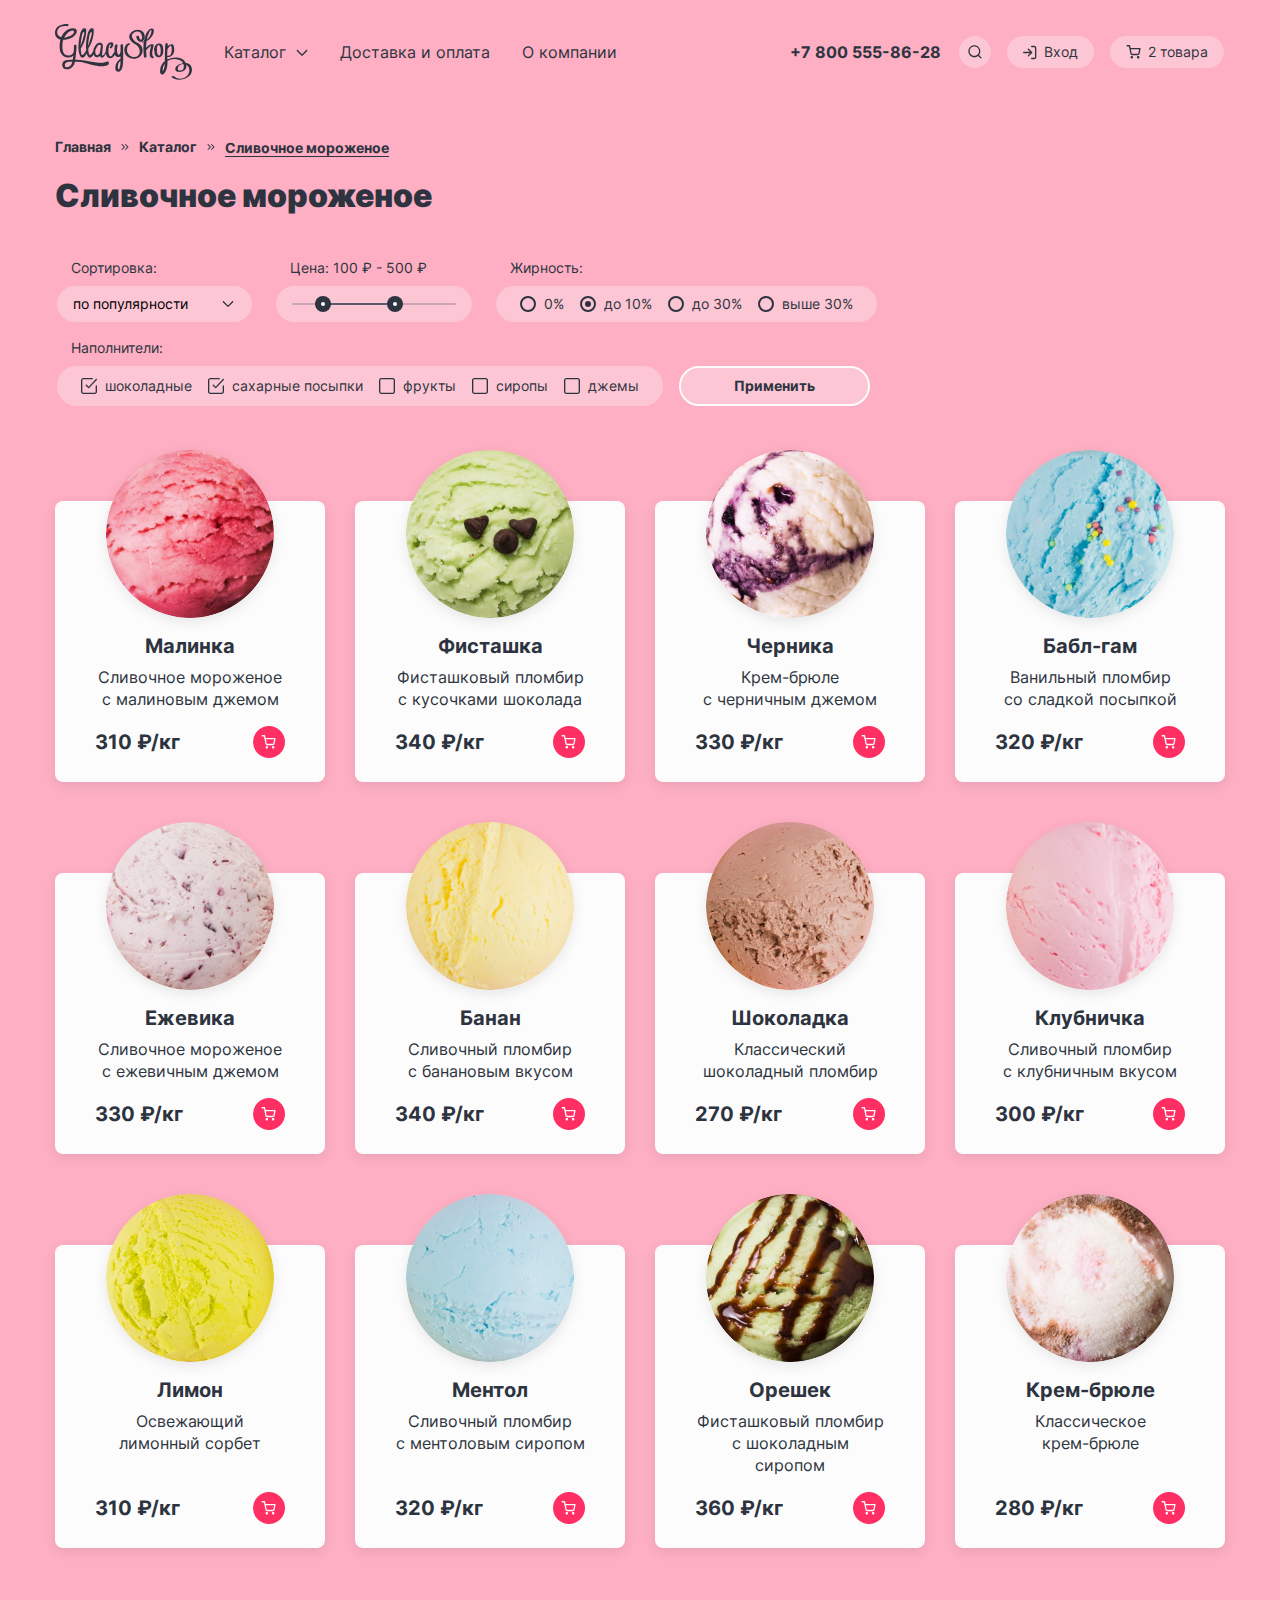
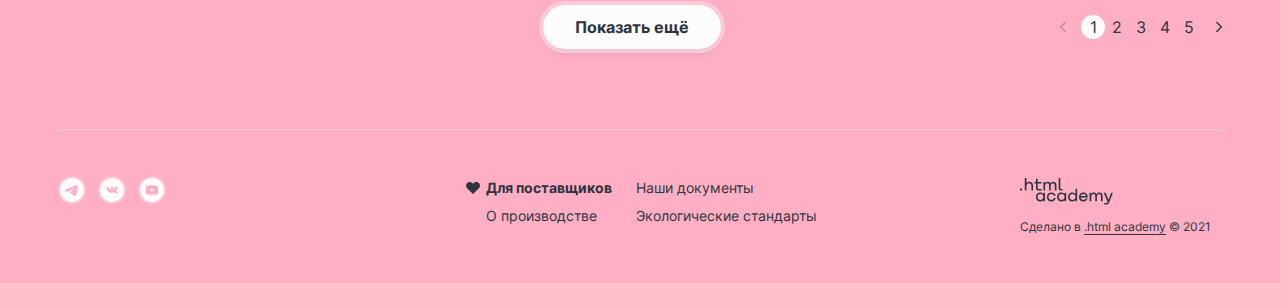
<file: catalog.html>
<!DOCTYPE html>
<html lang="ru">
  <head>
      <meta charset="utf-8">
      <meta name="viewport" content="width=device-width, initial-scale=1">
      <link rel="stylesheet" href="styles/styles.css">
      <link rel="icon" type="image/png" sizes="32x32" href="images/favicon.png">
      <title>GllacyShop - Сливочное мороженое</title>
  </head>
  <body class="bg-color__pink"> <!-- классы смены фона "bg-color__pink" (первый слайд), "bg-color__blue" (второй слайд), "bg-color__yellow" (третий слайд) -->
    <header class="header header-inner">
      <div class="container">
        <div class="header__wrapper">
          <a class="logo" href="index.html">
            <img class="logo__img" src="images/logo.svg" width="137" height="56" alt="GllacyShop - Интернет магазин мороженого.">
          </a>
          <nav class="main-menu">
            <ul class="main-menu__list clear-list">
              <li class="main-menu__item">
                <a class="main-menu__link" href="#"> <!-- main-menu__link_active - активное меню -->
                  Каталог
                  <svg class="main-menu__icon" width="12" height="7" viewBox="0 0 12 7" aria-hidden="true" focusable="false" fill="currentColor" xmlns="http://www.w3.org/2000/svg">
                    <path fill-rule="evenodd" clip-rule="evenodd" d="M1.80812 1.0532C1.54777 0.792853 1.12566 0.792853 0.865306 1.0532C0.604957 1.31355 0.604957 1.73566 0.865306 1.99601L5.52565 6.65636C5.52771 6.65847 5.52979 6.66058 5.53189 6.66268C5.66259 6.79337 5.83404 6.85846 6.00534 6.85794C6.1753 6.85744 6.34511 6.79236 6.47478 6.66268C6.47687 6.66059 6.47894 6.6585 6.48099 6.65639L11.1414 1.99601C11.4017 1.73566 11.4017 1.31355 11.1414 1.0532C10.881 0.792853 10.4589 0.792853 10.1986 1.0532L6.00334 5.24842L1.80812 1.0532Z"/>
                  </svg>
                </a>
                <ul class="drop-menu__list clear-list">
                  <li class="drop-menu__item drop-menu__item_new"> <!-- drop-menu__item_new - выделенный пункт меню с полоской снизу -->
                    <a class="drop-menu__link" href="#">Новинки</a>
                  </li>
                  <li class="drop-menu__item">
                    <a class="drop-menu__link" href="#">Сливочное</a>
                  </li>
                  <li class="drop-menu__item">
                    <a class="drop-menu__link" href="#">Щербеты</a>
                  </li>
                  <li class="drop-menu__item">
                    <a class="drop-menu__link" href="#">Фруктовый лед</a> <!-- drop-menu__link_active - активное меню -->
                  </li>
                  <li class="drop-menu__item">
                    <a class="drop-menu__link" href="#">Мелорин</a>
                  </li>
                </ul>
              </li>
              <li class="main-menu__item">
                <a class="main-menu__link" href="#">Доставка и оплата</a>
              </li>
              <li class="main-menu__item">
                <a class="main-menu__link" href="#">О компании</a>
              </li>
            </ul>
          </nav>
          <a class="header__tel" href="tel:+78128121212">+7 800 555-86-28</a>
          <nav class="user-menu">
            <ul class="user-menu__list clear-list">
              <li class="user-menu__item">
                <a class="user-menu__link user-menu__link-search" href="#"> <!-- user-menu__link_active - активное меню -->
                  <h2 class="visually-hidden">Поиск по сайту</h2>
                  <svg class="user-menu__icon user-menu__icon_search" width="14" height="14" viewBox="0 0 14 14" aria-hidden="true" focusable="false" fill="currentColor" xmlns="http://www.w3.org/2000/svg">
                    <path fill-rule="evenodd" clip-rule="evenodd" d="M1.66329 6.18794C1.66329 3.61061 3.75263 1.52128 6.32996 1.52128C8.90729 1.52128 10.9966 3.61061 10.9966 6.18794C10.9966 7.44522 10.4994 8.58636 9.69093 9.42549C9.66808 9.44305 9.64612 9.46229 9.62519 9.48321C9.60427 9.50413 9.58503 9.5261 9.56748 9.54894C8.72835 10.3574 7.58722 10.8546 6.32996 10.8546C3.75263 10.8546 1.66329 8.76527 1.66329 6.18794ZM10.0751 10.8759C9.04862 11.697 7.74662 12.1879 6.32996 12.1879C3.01625 12.1879 0.329956 9.50165 0.329956 6.18794C0.329956 2.87423 3.01625 0.187943 6.32996 0.187943C9.64367 0.187943 12.33 2.87423 12.33 6.18794C12.33 7.60463 11.839 8.90663 11.0179 9.93308L13.468 12.3832C13.7284 12.6436 13.7284 13.0657 13.468 13.326C13.2077 13.5864 12.7855 13.5864 12.5252 13.326L10.0751 10.8759Z"/>
                  </svg>
                </a>
                <form class="search" action="https://echo.htmlacademy.ru/" method="get">
                  <label class="visually-hidden" for="search">Поиск по сайту.</label>
                  <input class="search__input input" type="search" name="search" id="search" placeholder="Поиск по сайту" required>
                </form>
              </li>
              <li class="user-menu__item">
                <a class="user-menu__link" href="#"> <!-- user-menu__link_active - активное меню -->
                  <svg class="user-menu__icon" width="14" height="15" viewBox="0 0 14 15" aria-hidden="true" focusable="false" fill="currentColor" xmlns="http://www.w3.org/2000/svg">
                    <path fill-rule="evenodd" clip-rule="evenodd" d="M8 1.52461C8 1.15642 8.29848 0.857941 8.66667 0.857941H11.3333C11.8638 0.857941 12.3725 1.06865 12.7475 1.44373C13.1226 1.8188 13.3333 2.32751 13.3333 2.85794V12.1913C13.3333 12.7217 13.1226 13.2304 12.7475 13.6055C12.3725 13.9806 11.8638 14.1913 11.3333 14.1913H8.66667C8.29848 14.1913 8 13.8928 8 13.5246C8 13.1564 8.29848 12.8579 8.66667 12.8579H11.3333C11.5101 12.8579 11.6797 12.7877 11.8047 12.6627C11.9298 12.5377 12 12.3681 12 12.1913V2.85794C12 2.68113 11.9298 2.51156 11.8047 2.38654C11.6797 2.26151 11.5101 2.19127 11.3333 2.19127H8.66667C8.29848 2.19127 8 1.8928 8 1.52461ZM4.86189 3.71987C5.12224 3.45952 5.54435 3.45952 5.8047 3.71987L9.1338 7.04897C9.15092 7.06579 9.16714 7.08353 9.18238 7.1021C9.21424 7.1409 9.24106 7.18246 9.26283 7.22589C9.30794 7.31575 9.33333 7.41721 9.33333 7.52461C9.33333 7.63323 9.30735 7.73579 9.26127 7.8264C9.24098 7.86635 9.21641 7.90469 9.18756 7.94072C9.17076 7.96172 9.15271 7.98169 9.13354 8.0005L5.8047 11.3293C5.54435 11.5897 5.12224 11.5897 4.86189 11.3293C4.60154 11.069 4.60154 10.6469 4.86189 10.3865L7.05715 8.19127H0.666667C0.298477 8.19127 0 7.8928 0 7.52461C0 7.15642 0.298477 6.85794 0.666667 6.85794H7.05715L4.86189 4.66268C4.60154 4.40233 4.60154 3.98022 4.86189 3.71987Z"/>
                  </svg>
                  Вход
                </a>
                <form class="login" action="https://echo.htmlacademy.ru/" method="get">
                  <h2 class="login__title subtitle">Личный кабинет</h2>
                  <div class="login__inputs-wrapper">
                    <label class="visually-hidden" for="mail">Введите e-mail.</label>
                    <input class="login__input input" type="email" name="mail" id="mail" placeholder="email@example.com" required>
                    <label class="visually-hidden" for="password">Введите e-mail.</label>
                    <input class="login__password input " type="password" name="password" id="password" placeholder="******" required>
                  </div>
                  <div class="login__button-wrapper">
                    <button class="login__button button" type="submit">Войти</button>
                    <div class="login__links-wrapper">
                      <a class="login__forgot-password link" href="#">Забыли пароль?</a>
                      <a class="login__registration link" href="#">Регистрация</a>
                    </div>
                  </div>
                </form>
              </li>
              <li class="user-menu__item">
                <a class="user-menu__link" href="#"> <!-- user-menu__link_active - активное меню -->
                  <svg class="user-menu__icon" width="15" height="14" viewBox="0 0 15 14" aria-hidden="true" focusable="false" fill="currentColor" xmlns="http://www.w3.org/2000/svg">
                    <path fill-rule="evenodd" clip-rule="evenodd" d="M1.16667 0.107941C0.798477 0.107941 0.5 0.406418 0.5 0.774607C0.5 1.1428 0.798477 1.44127 1.16667 1.44127H2.93794L3.40537 3.77666C3.40821 3.79461 3.41176 3.81232 3.416 3.82976L4.38338 8.66309L4.3835 8.66365C4.46706 9.08366 4.69562 9.46093 5.02921 9.72948C5.36111 9.99666 5.77595 10.1393 6.20183 10.1328H11.8225C12.2484 10.1393 12.6633 9.99666 12.9952 9.72948C13.3289 9.46081 13.5575 9.08332 13.641 8.66309L13.641 8.6631L13.642 8.6581L14.5691 3.79666C14.6063 3.60149 14.5545 3.39989 14.4279 3.24681C14.3012 3.09372 14.1129 3.00511 13.9142 3.00511H4.61072L4.1381 0.643769C4.07574 0.332198 3.80215 0.107941 3.4844 0.107941H1.16667ZM5.69098 8.40238L4.87759 4.33844H13.1084L12.3328 8.4053C12.31 8.51782 12.2485 8.61884 12.1591 8.69085C12.0691 8.76329 11.9565 8.80177 11.841 8.79956L11.841 8.79943H11.8282H6.19614V8.79931L6.18337 8.79956C6.06787 8.80177 5.95528 8.76329 5.8653 8.69085C5.77531 8.61842 5.71368 8.51664 5.69117 8.40334L5.69098 8.40238ZM4.55739 12.3634C4.55739 11.6754 5.1151 11.1177 5.80307 11.1177C6.49105 11.1177 7.04876 11.6754 7.04876 12.3634C7.04876 13.0513 6.49105 13.6091 5.80307 13.6091C5.1151 13.6091 4.55739 13.0513 4.55739 12.3634ZM10.9307 12.3634C10.9307 11.6754 11.4884 11.1177 12.1764 11.1177C12.8644 11.1177 13.4221 11.6754 13.4221 12.3634C13.4221 13.0513 12.8644 13.6091 12.1764 13.6091C11.4884 13.6091 10.9307 13.0513 10.9307 12.3634Z"/>
                  </svg>
                  <span class="user-menu__cart-amount">2</span>
                  товара
                </a>
                <div class="cart">
                  <h2 class="cart__title subtitle">Корзина</h2>
                  <ul class="cart__list clear-list">
                    <li class="cart__item">
                      <a class="cart__link" href="#">
                        <img class="cart__img" height="46" width="46" src="images/cart/malinka.png" alt="Мороженое малинка.">
                        <div class="cart__text-wrapper">
                          <h3 class="cart__title-inner">Малинка</h3>
                          <span class="cart__description">1 кг х 310 ₽</span>
                        </div>
                        <span class="cart__price">310 ₽</span>
                      </a>
                      <button class="cart__button-delete" type="button">
                        <span class="visually-hidden">Удалить товар.</span>
                      </button>
                    </li>
                    <li class="cart__item">
                      <a class="cart__link" href="#">
                        <img class="cart__img" height="46" width="46" src="images/cart/bubble-gum.png" alt="Мороженое бабл-гам.">
                        <div class="cart__text-wrapper">
                          <h3 class="cart__title-inner">Бабл-гам</h3>
                          <span class="cart__description">1,5 кг х 480 ₽</span>
                        </div>
                        <span class="cart__price">480 ₽</span>
                      </a>
                      <button class="cart__button-delete" type="button">
                        <span class="visually-hidden">Удалить товар.</span>
                      </button>
                    </li>
                  </ul>
                  <div class="cart__footer-wrapper">
                    <a class="cart__button-order button" href="#">Оформить заказ</a>
                    <span class="cart__total-price">Итого: 790 ₽</span>
                  </div>
                </div>
              </li>
            </ul>
          </nav>
        </div>
      </div>
    </header>
    <main class="main-inner">
      <div class="container">
        <section class="content-header">
          <ul class="content-header__breadcrumbs-list clear-list">
            <li class="content-header__breadcrumbs-item">
              <a class="content-header__breadcrumbs-link" href="#">Главная</a>
            </li>
            <li class="content-header__breadcrumbs-item">
              <a class="content-header__breadcrumbs-link" href="#">Каталог</a>
            </li>
            <li class="content-header__breadcrumbs-item">
              <span class="content-header__breadcrumbs-link content-header__breadcrumbs-link_current">Сливочное мороженое</span>
            </li>
          </ul>
          <h1 class="content-header__title title">Сливочное мороженое</h1>
        </section>
        <section class="filter">
          <h2 class="visually-hidden">Фильтр мороженого</h2>
          <form class="filter__form" action="https://echo.htmlacademy.ru/" method="get">
            <div class="filter__line-group">
              <fieldset class="filter__group">
                <legend class="filter__subtitle">Сортировка:</legend>
                <select class="filter__wrapper filter__sort" aria-label="Сортировка">
                  <option value="popular">по популярности</option>
                  <option value="price">по цене</option>
                  <option value="name">по названию</option>
                </select>
              </fieldset>
              <fieldset class="filter__group">
                <legend class="filter__subtitle">
                  Цена:
                  <span class="filter__price-from">100 ₽</span>
                  -
                  <span class="filter__price-to">500 ₽</span>
                </legend>
                <div class="filter__wrapper filter__price">
                  <div class="filter__price-scale">
                    <button class="filter__price-button filter__price-button_min" type="button">
                      <span class="visually-hidden">Изменить минимальную цену.</span>
                    </button>
                    <button class="filter__price-button filter__price-button_max" type="button">
                      <span class="visually-hidden">Изменить максимальную цену.</span>
                    </button>
                  </div>
                </div>
              </fieldset>
              <fieldset class="filter__group">
                <legend class="filter__subtitle">Жирность:</legend>
                <div class="filter__wrapper filter__fat-content">
                  <ul class="filter__list clear-list">
                    <li class="filter__item">
                      <input class="filter__input visually-hidden" type="radio" id="fat-zero" name="fat-content" value="0%">
                      <span class="filter__mark"></span>
                      <label class="filter__label" for="fat-zero">0%</label>
                    </li>
                    <li class="filter__item">
                      <input class="filter__input visually-hidden" type="radio" id="fat-ten" name="fat-content" value="10%" checked>
                      <span class="filter__mark"></span>
                      <label class="filter__label" for="fat-ten">до 10%</label>
                    </li>
                    <li class="filter__item">
                      <input class="filter__input visually-hidden" type="radio" id="fat-thirty" name="fat-content" value="up-to-30%">
                      <span class="filter__mark"></span>
                      <label class="filter__label" for="fat-thirty">до 30%</label>
                    </li>
                    <li class="filter__item">
                      <input class="filter__input visually-hidden" type="radio" id="fat-over-thirty" name="fat-content" value="above-30%">
                      <span class="filter__mark"></span>
                      <label class="filter__label" for="fat-over-thirty">выше 30%</label>
                    </li>
                  </ul>
                </div>
              </fieldset>
            </div>
            <div class="filter__line-group">
              <fieldset class="filter__group filter__group_toppings">
                <legend class="filter__subtitle">Наполнители:</legend>
                <div class="filter__wrapper filter__toppings">
                <ul class="filter__list clear-list">
                  <li class="filter__item">
                    <input class="filter__input visually-hidden" type="checkbox" id="chocolate" name="chocolate" checked>
                    <span class="filter__mark"></span>
                    <label class="filter__label" for="chocolate">шоколадные</label>
                  </li>
                  <li class="filter__item">
                    <input class="filter__input visually-hidden" type="checkbox" id="sugar-sprinkles" name="sugar-sprinkles" checked>
                    <span class="filter__mark"></span>
                    <label class="filter__label" for="sugar-sprinkles">сахарные посыпки</label>
                  </li>
                  <li class="filter__item">
                    <input class="filter__input visually-hidden" type="checkbox" id="fruits" name="fruits">
                    <span class="filter__mark"></span>
                    <label class="filter__label" for="fruits">фрукты</label>
                  </li>
                  <li class="filter__item">
                    <input class="filter__input visually-hidden" type="checkbox" id="syrups" name="syrups">
                    <span class="filter__mark"></span>
                    <label class="filter__label" for="syrups">сиропы</label>
                  </li>
                  <li class="filter__item">
                    <input class="filter__input visually-hidden" type="checkbox" id="jams" name="jams">
                    <span class="filter__mark"></span>
                    <label class="filter__label" for="jams">джемы</label>
                  </li>
                </ul>
                </div>
              </fieldset>
              <button class="filter__button" type="submit">Применить</button>
            </div>
          </form>
        </section>
        <section class="products">
          <ul class="products__card card__list clear-list">
            <li class="card__item">
              <a class="card__link" href="#">
                <img class="card__img" src="images/catalog/raspberry.png" width="168" height="168" alt="Мороженое с малиновым джемом.">
                <h3 class="card__title">Малинка</h3>
                <p class="card__description">Сливочное мороженое с малиновым джемом</p>
              </a>
              <div class="card__footer">
                <span class="card__price">310 ₽/кг</span>
                <a class="card__button" href="#">
                  <span class="visually-hidden">Добавить в корзину.</span>
                  <svg class="card__button-icon" width="15" height="14" viewBox="0 0 15 14" aria-hidden="true" focusable="false" fill="currentColor" xmlns="http://www.w3.org/2000/svg">
                    <path fill-rule="evenodd" clip-rule="evenodd" d="M1.16667 0.107941C0.798477 0.107941 0.5 0.406418 0.5 0.774607C0.5 1.1428 0.798477 1.44127 1.16667 1.44127H2.93794L3.40537 3.77666C3.40821 3.79461 3.41176 3.81232 3.416 3.82976L4.38338 8.66309L4.3835 8.66365C4.46706 9.08366 4.69562 9.46093 5.02921 9.72948C5.36111 9.99666 5.77595 10.1393 6.20183 10.1328H11.8225C12.2484 10.1393 12.6633 9.99666 12.9952 9.72948C13.3289 9.46081 13.5575 9.08332 13.641 8.66309L13.641 8.6631L13.642 8.6581L14.5691 3.79666C14.6063 3.60149 14.5545 3.39989 14.4279 3.24681C14.3012 3.09372 14.1129 3.00511 13.9142 3.00511H4.61072L4.1381 0.643769C4.07574 0.332198 3.80215 0.107941 3.4844 0.107941H1.16667ZM5.69098 8.40238L4.87759 4.33844H13.1084L12.3328 8.4053C12.31 8.51782 12.2485 8.61884 12.1591 8.69085C12.0691 8.76329 11.9565 8.80177 11.841 8.79956L11.841 8.79943H11.8282H6.19614V8.79931L6.18337 8.79956C6.06787 8.80177 5.95528 8.76329 5.8653 8.69085C5.77531 8.61842 5.71368 8.51664 5.69117 8.40334L5.69098 8.40238ZM4.55739 12.3634C4.55739 11.6754 5.1151 11.1177 5.80307 11.1177C6.49105 11.1177 7.04876 11.6754 7.04876 12.3634C7.04876 13.0513 6.49105 13.6091 5.80307 13.6091C5.1151 13.6091 4.55739 13.0513 4.55739 12.3634ZM10.9307 12.3634C10.9307 11.6754 11.4884 11.1177 12.1764 11.1177C12.8644 11.1177 13.4221 11.6754 13.4221 12.3634C13.4221 13.0513 12.8644 13.6091 12.1764 13.6091C11.4884 13.6091 10.9307 13.0513 10.9307 12.3634Z"/>
                  </svg>
                </a>
              </div>
            </li>
            <li class="card__item">
              <a class="card__link" href="#">
                <img class="card__img" src="images/catalog/pistachio.png" width="168" height="168" alt="Мороженое с кусочками шоколада.">
                <h3 class="card__title">Фисташка</h3>
                <p class="card__description">Фисташковый пломбир с кусочками шоколада</p>
              </a>
              <div class="card__footer">
                <span class="card__price">340 ₽/кг</span>
                <a class="card__button" href="#">
                  <span class="visually-hidden">Добавить в корзину.</span>
                  <svg class="card__button-icon" width="15" height="14" viewBox="0 0 15 14" aria-hidden="true" focusable="false" fill="currentColor" xmlns="http://www.w3.org/2000/svg">
                    <path fill-rule="evenodd" clip-rule="evenodd" d="M1.16667 0.107941C0.798477 0.107941 0.5 0.406418 0.5 0.774607C0.5 1.1428 0.798477 1.44127 1.16667 1.44127H2.93794L3.40537 3.77666C3.40821 3.79461 3.41176 3.81232 3.416 3.82976L4.38338 8.66309L4.3835 8.66365C4.46706 9.08366 4.69562 9.46093 5.02921 9.72948C5.36111 9.99666 5.77595 10.1393 6.20183 10.1328H11.8225C12.2484 10.1393 12.6633 9.99666 12.9952 9.72948C13.3289 9.46081 13.5575 9.08332 13.641 8.66309L13.641 8.6631L13.642 8.6581L14.5691 3.79666C14.6063 3.60149 14.5545 3.39989 14.4279 3.24681C14.3012 3.09372 14.1129 3.00511 13.9142 3.00511H4.61072L4.1381 0.643769C4.07574 0.332198 3.80215 0.107941 3.4844 0.107941H1.16667ZM5.69098 8.40238L4.87759 4.33844H13.1084L12.3328 8.4053C12.31 8.51782 12.2485 8.61884 12.1591 8.69085C12.0691 8.76329 11.9565 8.80177 11.841 8.79956L11.841 8.79943H11.8282H6.19614V8.79931L6.18337 8.79956C6.06787 8.80177 5.95528 8.76329 5.8653 8.69085C5.77531 8.61842 5.71368 8.51664 5.69117 8.40334L5.69098 8.40238ZM4.55739 12.3634C4.55739 11.6754 5.1151 11.1177 5.80307 11.1177C6.49105 11.1177 7.04876 11.6754 7.04876 12.3634C7.04876 13.0513 6.49105 13.6091 5.80307 13.6091C5.1151 13.6091 4.55739 13.0513 4.55739 12.3634ZM10.9307 12.3634C10.9307 11.6754 11.4884 11.1177 12.1764 11.1177C12.8644 11.1177 13.4221 11.6754 13.4221 12.3634C13.4221 13.0513 12.8644 13.6091 12.1764 13.6091C11.4884 13.6091 10.9307 13.0513 10.9307 12.3634Z"/>
                  </svg>
                </a>
              </div>
            </li>
            <li class="card__item">
              <a class="card__link" href="#">
                <img class="card__img" src="images/catalog/blueberry.png" width="168" height="168" alt="Мороженое с черничным джемом.">
                <h3 class="card__title">Черника</h3>
                <p class="card__description">Крем-брюле с&nbsp;черничным джемом</p>
              </a>
              <div class="card__footer">
                <span class="card__price">330 ₽/кг</span>
                <a class="card__button" href="#">
                  <span class="visually-hidden">Добавить в корзину.</span>
                  <svg width="15" height="14" viewBox="0 0 15 14" aria-hidden="true" focusable="false" fill="currentColor" xmlns="http://www.w3.org/2000/svg">
                    <path fill-rule="evenodd" clip-rule="evenodd" d="M1.16667 0.107941C0.798477 0.107941 0.5 0.406418 0.5 0.774607C0.5 1.1428 0.798477 1.44127 1.16667 1.44127H2.93794L3.40537 3.77666C3.40821 3.79461 3.41176 3.81232 3.416 3.82976L4.38338 8.66309L4.3835 8.66365C4.46706 9.08366 4.69562 9.46093 5.02921 9.72948C5.36111 9.99666 5.77595 10.1393 6.20183 10.1328H11.8225C12.2484 10.1393 12.6633 9.99666 12.9952 9.72948C13.3289 9.46081 13.5575 9.08332 13.641 8.66309L13.641 8.6631L13.642 8.6581L14.5691 3.79666C14.6063 3.60149 14.5545 3.39989 14.4279 3.24681C14.3012 3.09372 14.1129 3.00511 13.9142 3.00511H4.61072L4.1381 0.643769C4.07574 0.332198 3.80215 0.107941 3.4844 0.107941H1.16667ZM5.69098 8.40238L4.87759 4.33844H13.1084L12.3328 8.4053C12.31 8.51782 12.2485 8.61884 12.1591 8.69085C12.0691 8.76329 11.9565 8.80177 11.841 8.79956L11.841 8.79943H11.8282H6.19614V8.79931L6.18337 8.79956C6.06787 8.80177 5.95528 8.76329 5.8653 8.69085C5.77531 8.61842 5.71368 8.51664 5.69117 8.40334L5.69098 8.40238ZM4.55739 12.3634C4.55739 11.6754 5.1151 11.1177 5.80307 11.1177C6.49105 11.1177 7.04876 11.6754 7.04876 12.3634C7.04876 13.0513 6.49105 13.6091 5.80307 13.6091C5.1151 13.6091 4.55739 13.0513 4.55739 12.3634ZM10.9307 12.3634C10.9307 11.6754 11.4884 11.1177 12.1764 11.1177C12.8644 11.1177 13.4221 11.6754 13.4221 12.3634C13.4221 13.0513 12.8644 13.6091 12.1764 13.6091C11.4884 13.6091 10.9307 13.0513 10.9307 12.3634Z"/>
                  </svg>
                </a>
              </div>
            </li>
            <li class="card__item">
              <a class="card__link" href="#">
                <img class="card__img" src="images/catalog/bubblegum.png" width="168" height="168" alt="Мороженое со сладкой посыпкой.">
                <h3 class="card__title">Бабл-гам</h3>
                <p class="card__description">Ванильный пломбир со&nbsp;сладкой посыпкой</p>
              </a>
              <div class="card__footer">
                <span class="card__price">320 ₽/кг</span>
                <a class="card__button" href="#">
                  <span class="visually-hidden">Добавить в корзину.</span>
                  <svg width="15" height="14" viewBox="0 0 15 14" aria-hidden="true" focusable="false" fill="currentColor" xmlns="http://www.w3.org/2000/svg">
                    <path fill-rule="evenodd" clip-rule="evenodd" d="M1.16667 0.107941C0.798477 0.107941 0.5 0.406418 0.5 0.774607C0.5 1.1428 0.798477 1.44127 1.16667 1.44127H2.93794L3.40537 3.77666C3.40821 3.79461 3.41176 3.81232 3.416 3.82976L4.38338 8.66309L4.3835 8.66365C4.46706 9.08366 4.69562 9.46093 5.02921 9.72948C5.36111 9.99666 5.77595 10.1393 6.20183 10.1328H11.8225C12.2484 10.1393 12.6633 9.99666 12.9952 9.72948C13.3289 9.46081 13.5575 9.08332 13.641 8.66309L13.641 8.6631L13.642 8.6581L14.5691 3.79666C14.6063 3.60149 14.5545 3.39989 14.4279 3.24681C14.3012 3.09372 14.1129 3.00511 13.9142 3.00511H4.61072L4.1381 0.643769C4.07574 0.332198 3.80215 0.107941 3.4844 0.107941H1.16667ZM5.69098 8.40238L4.87759 4.33844H13.1084L12.3328 8.4053C12.31 8.51782 12.2485 8.61884 12.1591 8.69085C12.0691 8.76329 11.9565 8.80177 11.841 8.79956L11.841 8.79943H11.8282H6.19614V8.79931L6.18337 8.79956C6.06787 8.80177 5.95528 8.76329 5.8653 8.69085C5.77531 8.61842 5.71368 8.51664 5.69117 8.40334L5.69098 8.40238ZM4.55739 12.3634C4.55739 11.6754 5.1151 11.1177 5.80307 11.1177C6.49105 11.1177 7.04876 11.6754 7.04876 12.3634C7.04876 13.0513 6.49105 13.6091 5.80307 13.6091C5.1151 13.6091 4.55739 13.0513 4.55739 12.3634ZM10.9307 12.3634C10.9307 11.6754 11.4884 11.1177 12.1764 11.1177C12.8644 11.1177 13.4221 11.6754 13.4221 12.3634C13.4221 13.0513 12.8644 13.6091 12.1764 13.6091C11.4884 13.6091 10.9307 13.0513 10.9307 12.3634Z"/>
                  </svg>
                </a>
              </div>
            </li>
            <li class="card__item">
              <a class="card__link" href="#">
                <img class="card__img" src="images/catalog/blackberry.png" width="168" height="168" alt="Мороженое с ежевичным джемом.">
                <h3 class="card__title">Ежевика</h3>
                <p class="card__description">Сливочное мороженое с ежевичным джемом</p>
              </a>
              <div class="card__footer">
                <span class="card__price">330 ₽/кг</span>
                <a class="card__button" href="#">
                  <span class="visually-hidden">Добавить в корзину.</span>
                  <svg class="card__button-icon" width="15" height="14" viewBox="0 0 15 14" aria-hidden="true" focusable="false" fill="currentColor" xmlns="http://www.w3.org/2000/svg">
                    <path fill-rule="evenodd" clip-rule="evenodd" d="M1.16667 0.107941C0.798477 0.107941 0.5 0.406418 0.5 0.774607C0.5 1.1428 0.798477 1.44127 1.16667 1.44127H2.93794L3.40537 3.77666C3.40821 3.79461 3.41176 3.81232 3.416 3.82976L4.38338 8.66309L4.3835 8.66365C4.46706 9.08366 4.69562 9.46093 5.02921 9.72948C5.36111 9.99666 5.77595 10.1393 6.20183 10.1328H11.8225C12.2484 10.1393 12.6633 9.99666 12.9952 9.72948C13.3289 9.46081 13.5575 9.08332 13.641 8.66309L13.641 8.6631L13.642 8.6581L14.5691 3.79666C14.6063 3.60149 14.5545 3.39989 14.4279 3.24681C14.3012 3.09372 14.1129 3.00511 13.9142 3.00511H4.61072L4.1381 0.643769C4.07574 0.332198 3.80215 0.107941 3.4844 0.107941H1.16667ZM5.69098 8.40238L4.87759 4.33844H13.1084L12.3328 8.4053C12.31 8.51782 12.2485 8.61884 12.1591 8.69085C12.0691 8.76329 11.9565 8.80177 11.841 8.79956L11.841 8.79943H11.8282H6.19614V8.79931L6.18337 8.79956C6.06787 8.80177 5.95528 8.76329 5.8653 8.69085C5.77531 8.61842 5.71368 8.51664 5.69117 8.40334L5.69098 8.40238ZM4.55739 12.3634C4.55739 11.6754 5.1151 11.1177 5.80307 11.1177C6.49105 11.1177 7.04876 11.6754 7.04876 12.3634C7.04876 13.0513 6.49105 13.6091 5.80307 13.6091C5.1151 13.6091 4.55739 13.0513 4.55739 12.3634ZM10.9307 12.3634C10.9307 11.6754 11.4884 11.1177 12.1764 11.1177C12.8644 11.1177 13.4221 11.6754 13.4221 12.3634C13.4221 13.0513 12.8644 13.6091 12.1764 13.6091C11.4884 13.6091 10.9307 13.0513 10.9307 12.3634Z"/>
                  </svg>
                </a>
              </div>
            </li>
            <li class="card__item">
              <a class="card__link" href="#">
                <img class="card__img" src="images/catalog/banana.png" width="168" height="168" alt="Мороженое с банановым вкусом.">
                <h3 class="card__title">Банан</h3>
                <p class="card__description">Сливочный пломбир с&nbsp;банановым вкусом</p>
              </a>
              <div class="card__footer">
                <span class="card__price">340 ₽/кг</span>
                <a class="card__button" href="#">
                  <span class="visually-hidden">Добавить в корзину.</span>
                  <svg class="card__button-icon" width="15" height="14" viewBox="0 0 15 14" aria-hidden="true" focusable="false" fill="currentColor" xmlns="http://www.w3.org/2000/svg">
                    <path fill-rule="evenodd" clip-rule="evenodd" d="M1.16667 0.107941C0.798477 0.107941 0.5 0.406418 0.5 0.774607C0.5 1.1428 0.798477 1.44127 1.16667 1.44127H2.93794L3.40537 3.77666C3.40821 3.79461 3.41176 3.81232 3.416 3.82976L4.38338 8.66309L4.3835 8.66365C4.46706 9.08366 4.69562 9.46093 5.02921 9.72948C5.36111 9.99666 5.77595 10.1393 6.20183 10.1328H11.8225C12.2484 10.1393 12.6633 9.99666 12.9952 9.72948C13.3289 9.46081 13.5575 9.08332 13.641 8.66309L13.641 8.6631L13.642 8.6581L14.5691 3.79666C14.6063 3.60149 14.5545 3.39989 14.4279 3.24681C14.3012 3.09372 14.1129 3.00511 13.9142 3.00511H4.61072L4.1381 0.643769C4.07574 0.332198 3.80215 0.107941 3.4844 0.107941H1.16667ZM5.69098 8.40238L4.87759 4.33844H13.1084L12.3328 8.4053C12.31 8.51782 12.2485 8.61884 12.1591 8.69085C12.0691 8.76329 11.9565 8.80177 11.841 8.79956L11.841 8.79943H11.8282H6.19614V8.79931L6.18337 8.79956C6.06787 8.80177 5.95528 8.76329 5.8653 8.69085C5.77531 8.61842 5.71368 8.51664 5.69117 8.40334L5.69098 8.40238ZM4.55739 12.3634C4.55739 11.6754 5.1151 11.1177 5.80307 11.1177C6.49105 11.1177 7.04876 11.6754 7.04876 12.3634C7.04876 13.0513 6.49105 13.6091 5.80307 13.6091C5.1151 13.6091 4.55739 13.0513 4.55739 12.3634ZM10.9307 12.3634C10.9307 11.6754 11.4884 11.1177 12.1764 11.1177C12.8644 11.1177 13.4221 11.6754 13.4221 12.3634C13.4221 13.0513 12.8644 13.6091 12.1764 13.6091C11.4884 13.6091 10.9307 13.0513 10.9307 12.3634Z"/>
                  </svg>
                </a>
              </div>
            </li>
            <li class="card__item">
              <a class="card__link" href="#">
                <img class="card__img" src="images/catalog/chocolate.png" width="168" height="168" alt="Мороженое с шоколадным пломбиром.">
                <h3 class="card__title">Шоколадка</h3>
                <p class="card__description">Классический шоколадный пломбир</p>
              </a>
              <div class="card__footer">
                <span class="card__price">270 ₽/кг</span>
                <a class="card__button" href="#">
                  <span class="visually-hidden">Добавить в корзину.</span>
                  <svg width="15" height="14" viewBox="0 0 15 14" aria-hidden="true" focusable="false" fill="currentColor" xmlns="http://www.w3.org/2000/svg">
                    <path fill-rule="evenodd" clip-rule="evenodd" d="M1.16667 0.107941C0.798477 0.107941 0.5 0.406418 0.5 0.774607C0.5 1.1428 0.798477 1.44127 1.16667 1.44127H2.93794L3.40537 3.77666C3.40821 3.79461 3.41176 3.81232 3.416 3.82976L4.38338 8.66309L4.3835 8.66365C4.46706 9.08366 4.69562 9.46093 5.02921 9.72948C5.36111 9.99666 5.77595 10.1393 6.20183 10.1328H11.8225C12.2484 10.1393 12.6633 9.99666 12.9952 9.72948C13.3289 9.46081 13.5575 9.08332 13.641 8.66309L13.641 8.6631L13.642 8.6581L14.5691 3.79666C14.6063 3.60149 14.5545 3.39989 14.4279 3.24681C14.3012 3.09372 14.1129 3.00511 13.9142 3.00511H4.61072L4.1381 0.643769C4.07574 0.332198 3.80215 0.107941 3.4844 0.107941H1.16667ZM5.69098 8.40238L4.87759 4.33844H13.1084L12.3328 8.4053C12.31 8.51782 12.2485 8.61884 12.1591 8.69085C12.0691 8.76329 11.9565 8.80177 11.841 8.79956L11.841 8.79943H11.8282H6.19614V8.79931L6.18337 8.79956C6.06787 8.80177 5.95528 8.76329 5.8653 8.69085C5.77531 8.61842 5.71368 8.51664 5.69117 8.40334L5.69098 8.40238ZM4.55739 12.3634C4.55739 11.6754 5.1151 11.1177 5.80307 11.1177C6.49105 11.1177 7.04876 11.6754 7.04876 12.3634C7.04876 13.0513 6.49105 13.6091 5.80307 13.6091C5.1151 13.6091 4.55739 13.0513 4.55739 12.3634ZM10.9307 12.3634C10.9307 11.6754 11.4884 11.1177 12.1764 11.1177C12.8644 11.1177 13.4221 11.6754 13.4221 12.3634C13.4221 13.0513 12.8644 13.6091 12.1764 13.6091C11.4884 13.6091 10.9307 13.0513 10.9307 12.3634Z"/>
                  </svg>
                </a>
              </div>
            </li>
            <li class="card__item">
              <a class="card__link" href="#">
                <img class="card__img" src="images/catalog/strawberry.png" width="168" height="168" alt="Мороженое с клубничным вкусом.">
                <h3 class="card__title">Клубничка</h3>
                <p class="card__description">Сливочный пломбир с&nbsp;клубничным вкусом</p>
              </a>
              <div class="card__footer">
                <span class="card__price">300 ₽/кг</span>
                <a class="card__button" href="#">
                  <span class="visually-hidden">Добавить в корзину.</span>
                  <svg width="15" height="14" viewBox="0 0 15 14" aria-hidden="true" focusable="false" fill="currentColor" xmlns="http://www.w3.org/2000/svg">
                    <path fill-rule="evenodd" clip-rule="evenodd" d="M1.16667 0.107941C0.798477 0.107941 0.5 0.406418 0.5 0.774607C0.5 1.1428 0.798477 1.44127 1.16667 1.44127H2.93794L3.40537 3.77666C3.40821 3.79461 3.41176 3.81232 3.416 3.82976L4.38338 8.66309L4.3835 8.66365C4.46706 9.08366 4.69562 9.46093 5.02921 9.72948C5.36111 9.99666 5.77595 10.1393 6.20183 10.1328H11.8225C12.2484 10.1393 12.6633 9.99666 12.9952 9.72948C13.3289 9.46081 13.5575 9.08332 13.641 8.66309L13.641 8.6631L13.642 8.6581L14.5691 3.79666C14.6063 3.60149 14.5545 3.39989 14.4279 3.24681C14.3012 3.09372 14.1129 3.00511 13.9142 3.00511H4.61072L4.1381 0.643769C4.07574 0.332198 3.80215 0.107941 3.4844 0.107941H1.16667ZM5.69098 8.40238L4.87759 4.33844H13.1084L12.3328 8.4053C12.31 8.51782 12.2485 8.61884 12.1591 8.69085C12.0691 8.76329 11.9565 8.80177 11.841 8.79956L11.841 8.79943H11.8282H6.19614V8.79931L6.18337 8.79956C6.06787 8.80177 5.95528 8.76329 5.8653 8.69085C5.77531 8.61842 5.71368 8.51664 5.69117 8.40334L5.69098 8.40238ZM4.55739 12.3634C4.55739 11.6754 5.1151 11.1177 5.80307 11.1177C6.49105 11.1177 7.04876 11.6754 7.04876 12.3634C7.04876 13.0513 6.49105 13.6091 5.80307 13.6091C5.1151 13.6091 4.55739 13.0513 4.55739 12.3634ZM10.9307 12.3634C10.9307 11.6754 11.4884 11.1177 12.1764 11.1177C12.8644 11.1177 13.4221 11.6754 13.4221 12.3634C13.4221 13.0513 12.8644 13.6091 12.1764 13.6091C11.4884 13.6091 10.9307 13.0513 10.9307 12.3634Z"/>
                  </svg>
                </a>
              </div>
            </li>
            <li class="card__item">
              <a class="card__link" href="#">
                <img class="card__img" src="images/catalog/lemon.png" width="168" height="168" alt="Мороженое с лимонным собертом.">
                <h3 class="card__title">Лимон</h3>
                <p class="card__description">Освежающий лимонный сорбет</p>
              </a>
              <div class="card__footer">
                <span class="card__price">310 ₽/кг</span>
                <a class="card__button" href="#">
                  <span class="visually-hidden">Добавить в корзину.</span>
                  <svg class="card__button-icon" width="15" height="14" viewBox="0 0 15 14" aria-hidden="true" focusable="false" fill="currentColor" xmlns="http://www.w3.org/2000/svg">
                    <path fill-rule="evenodd" clip-rule="evenodd" d="M1.16667 0.107941C0.798477 0.107941 0.5 0.406418 0.5 0.774607C0.5 1.1428 0.798477 1.44127 1.16667 1.44127H2.93794L3.40537 3.77666C3.40821 3.79461 3.41176 3.81232 3.416 3.82976L4.38338 8.66309L4.3835 8.66365C4.46706 9.08366 4.69562 9.46093 5.02921 9.72948C5.36111 9.99666 5.77595 10.1393 6.20183 10.1328H11.8225C12.2484 10.1393 12.6633 9.99666 12.9952 9.72948C13.3289 9.46081 13.5575 9.08332 13.641 8.66309L13.641 8.6631L13.642 8.6581L14.5691 3.79666C14.6063 3.60149 14.5545 3.39989 14.4279 3.24681C14.3012 3.09372 14.1129 3.00511 13.9142 3.00511H4.61072L4.1381 0.643769C4.07574 0.332198 3.80215 0.107941 3.4844 0.107941H1.16667ZM5.69098 8.40238L4.87759 4.33844H13.1084L12.3328 8.4053C12.31 8.51782 12.2485 8.61884 12.1591 8.69085C12.0691 8.76329 11.9565 8.80177 11.841 8.79956L11.841 8.79943H11.8282H6.19614V8.79931L6.18337 8.79956C6.06787 8.80177 5.95528 8.76329 5.8653 8.69085C5.77531 8.61842 5.71368 8.51664 5.69117 8.40334L5.69098 8.40238ZM4.55739 12.3634C4.55739 11.6754 5.1151 11.1177 5.80307 11.1177C6.49105 11.1177 7.04876 11.6754 7.04876 12.3634C7.04876 13.0513 6.49105 13.6091 5.80307 13.6091C5.1151 13.6091 4.55739 13.0513 4.55739 12.3634ZM10.9307 12.3634C10.9307 11.6754 11.4884 11.1177 12.1764 11.1177C12.8644 11.1177 13.4221 11.6754 13.4221 12.3634C13.4221 13.0513 12.8644 13.6091 12.1764 13.6091C11.4884 13.6091 10.9307 13.0513 10.9307 12.3634Z"/>
                  </svg>
                </a>
              </div>
            </li>
            <li class="card__item">
              <a class="card__link" href="#">
                <img class="card__img" src="images/catalog/menthol.png" width="168" height="168" alt="Мороженое с ментоловым сиропом.">
                <h3 class="card__title">Ментол</h3>
                <p class="card__description">Сливочный пломбир с&nbsp;ментоловым сиропом</p>
              </a>
              <div class="card__footer">
                <span class="card__price">320 ₽/кг</span>
                <a class="card__button" href="#">
                  <span class="visually-hidden">Добавить в корзину.</span>
                  <svg class="card__button-icon" width="15" height="14" viewBox="0 0 15 14" aria-hidden="true" focusable="false" fill="currentColor" xmlns="http://www.w3.org/2000/svg">
                    <path fill-rule="evenodd" clip-rule="evenodd" d="M1.16667 0.107941C0.798477 0.107941 0.5 0.406418 0.5 0.774607C0.5 1.1428 0.798477 1.44127 1.16667 1.44127H2.93794L3.40537 3.77666C3.40821 3.79461 3.41176 3.81232 3.416 3.82976L4.38338 8.66309L4.3835 8.66365C4.46706 9.08366 4.69562 9.46093 5.02921 9.72948C5.36111 9.99666 5.77595 10.1393 6.20183 10.1328H11.8225C12.2484 10.1393 12.6633 9.99666 12.9952 9.72948C13.3289 9.46081 13.5575 9.08332 13.641 8.66309L13.641 8.6631L13.642 8.6581L14.5691 3.79666C14.6063 3.60149 14.5545 3.39989 14.4279 3.24681C14.3012 3.09372 14.1129 3.00511 13.9142 3.00511H4.61072L4.1381 0.643769C4.07574 0.332198 3.80215 0.107941 3.4844 0.107941H1.16667ZM5.69098 8.40238L4.87759 4.33844H13.1084L12.3328 8.4053C12.31 8.51782 12.2485 8.61884 12.1591 8.69085C12.0691 8.76329 11.9565 8.80177 11.841 8.79956L11.841 8.79943H11.8282H6.19614V8.79931L6.18337 8.79956C6.06787 8.80177 5.95528 8.76329 5.8653 8.69085C5.77531 8.61842 5.71368 8.51664 5.69117 8.40334L5.69098 8.40238ZM4.55739 12.3634C4.55739 11.6754 5.1151 11.1177 5.80307 11.1177C6.49105 11.1177 7.04876 11.6754 7.04876 12.3634C7.04876 13.0513 6.49105 13.6091 5.80307 13.6091C5.1151 13.6091 4.55739 13.0513 4.55739 12.3634ZM10.9307 12.3634C10.9307 11.6754 11.4884 11.1177 12.1764 11.1177C12.8644 11.1177 13.4221 11.6754 13.4221 12.3634C13.4221 13.0513 12.8644 13.6091 12.1764 13.6091C11.4884 13.6091 10.9307 13.0513 10.9307 12.3634Z"/>
                  </svg>
                </a>
              </div>
            </li>
            <li class="card__item">
              <a class="card__link" href="#">
                <img class="card__img" src="images/catalog/nut.png" width="168" height="168" alt="Мороженое с шоколадным сиропом.">
                <h3 class="card__title">Орешек</h3>
                <p class="card__description">Фисташковый пломбир с шоколадным сиропом</p>
              </a>
              <div class="card__footer">
                <span class="card__price">360 ₽/кг</span>
                <a class="card__button" href="#">
                  <span class="visually-hidden">Добавить в корзину.</span>
                  <svg width="15" height="14" viewBox="0 0 15 14" aria-hidden="true" focusable="false" fill="currentColor" xmlns="http://www.w3.org/2000/svg">
                    <path fill-rule="evenodd" clip-rule="evenodd" d="M1.16667 0.107941C0.798477 0.107941 0.5 0.406418 0.5 0.774607C0.5 1.1428 0.798477 1.44127 1.16667 1.44127H2.93794L3.40537 3.77666C3.40821 3.79461 3.41176 3.81232 3.416 3.82976L4.38338 8.66309L4.3835 8.66365C4.46706 9.08366 4.69562 9.46093 5.02921 9.72948C5.36111 9.99666 5.77595 10.1393 6.20183 10.1328H11.8225C12.2484 10.1393 12.6633 9.99666 12.9952 9.72948C13.3289 9.46081 13.5575 9.08332 13.641 8.66309L13.641 8.6631L13.642 8.6581L14.5691 3.79666C14.6063 3.60149 14.5545 3.39989 14.4279 3.24681C14.3012 3.09372 14.1129 3.00511 13.9142 3.00511H4.61072L4.1381 0.643769C4.07574 0.332198 3.80215 0.107941 3.4844 0.107941H1.16667ZM5.69098 8.40238L4.87759 4.33844H13.1084L12.3328 8.4053C12.31 8.51782 12.2485 8.61884 12.1591 8.69085C12.0691 8.76329 11.9565 8.80177 11.841 8.79956L11.841 8.79943H11.8282H6.19614V8.79931L6.18337 8.79956C6.06787 8.80177 5.95528 8.76329 5.8653 8.69085C5.77531 8.61842 5.71368 8.51664 5.69117 8.40334L5.69098 8.40238ZM4.55739 12.3634C4.55739 11.6754 5.1151 11.1177 5.80307 11.1177C6.49105 11.1177 7.04876 11.6754 7.04876 12.3634C7.04876 13.0513 6.49105 13.6091 5.80307 13.6091C5.1151 13.6091 4.55739 13.0513 4.55739 12.3634ZM10.9307 12.3634C10.9307 11.6754 11.4884 11.1177 12.1764 11.1177C12.8644 11.1177 13.4221 11.6754 13.4221 12.3634C13.4221 13.0513 12.8644 13.6091 12.1764 13.6091C11.4884 13.6091 10.9307 13.0513 10.9307 12.3634Z"/>
                  </svg>
                </a>
              </div>
            </li>
            <li class="card__item">
              <a class="card__link" href="#">
                <img class="card__img" src="images/catalog/creme-brulee.png" width="168" height="168" alt="Мороженое с крем-брюле.">
                <h3 class="card__title">Крем-брюле</h3>
                <p class="card__description">Классическое<br> крем-брюле </p>
              </a>
              <div class="card__footer">
                <span class="card__price">280 ₽/кг</span>
                <a class="card__button" href="#">
                  <span class="visually-hidden">Добавить в корзину.</span>
                  <svg width="15" height="14" viewBox="0 0 15 14" aria-hidden="true" focusable="false" fill="currentColor" xmlns="http://www.w3.org/2000/svg">
                    <path fill-rule="evenodd" clip-rule="evenodd" d="M1.16667 0.107941C0.798477 0.107941 0.5 0.406418 0.5 0.774607C0.5 1.1428 0.798477 1.44127 1.16667 1.44127H2.93794L3.40537 3.77666C3.40821 3.79461 3.41176 3.81232 3.416 3.82976L4.38338 8.66309L4.3835 8.66365C4.46706 9.08366 4.69562 9.46093 5.02921 9.72948C5.36111 9.99666 5.77595 10.1393 6.20183 10.1328H11.8225C12.2484 10.1393 12.6633 9.99666 12.9952 9.72948C13.3289 9.46081 13.5575 9.08332 13.641 8.66309L13.641 8.6631L13.642 8.6581L14.5691 3.79666C14.6063 3.60149 14.5545 3.39989 14.4279 3.24681C14.3012 3.09372 14.1129 3.00511 13.9142 3.00511H4.61072L4.1381 0.643769C4.07574 0.332198 3.80215 0.107941 3.4844 0.107941H1.16667ZM5.69098 8.40238L4.87759 4.33844H13.1084L12.3328 8.4053C12.31 8.51782 12.2485 8.61884 12.1591 8.69085C12.0691 8.76329 11.9565 8.80177 11.841 8.79956L11.841 8.79943H11.8282H6.19614V8.79931L6.18337 8.79956C6.06787 8.80177 5.95528 8.76329 5.8653 8.69085C5.77531 8.61842 5.71368 8.51664 5.69117 8.40334L5.69098 8.40238ZM4.55739 12.3634C4.55739 11.6754 5.1151 11.1177 5.80307 11.1177C6.49105 11.1177 7.04876 11.6754 7.04876 12.3634C7.04876 13.0513 6.49105 13.6091 5.80307 13.6091C5.1151 13.6091 4.55739 13.0513 4.55739 12.3634ZM10.9307 12.3634C10.9307 11.6754 11.4884 11.1177 12.1764 11.1177C12.8644 11.1177 13.4221 11.6754 13.4221 12.3634C13.4221 13.0513 12.8644 13.6091 12.1764 13.6091C11.4884 13.6091 10.9307 13.0513 10.9307 12.3634Z"/>
                  </svg>
                </a>
              </div>
            </li>
          </ul>
          <div class="products__footer">
            <a class="products__button-more button button_white" href="#">Показать ещё</a>
            <ul class="products__pagination-list clear-list">
              <li class="products__pagination-item">
                <button class="products__pagination-button products__pagination-button_prev" disabled>
                  <span class="visually-hidden">Предыдущая страница.</span>
                </button>
              </li>
              <li class="products__pagination-item">
                <span class="products__pagination-link products__pagination-link_active">1</span>
              </li>
              <li class="products__pagination-item">
                <a class="products__pagination-link" href="#">2</a>
              </li>
              <li class="products__pagination-item">
                <a class="products__pagination-link" href="#">3</a>
              </li>
              <li class="products__pagination-item">
                <a class="products__pagination-link" href="#">4</a>
              </li>
              <li class="products__pagination-item">
                <a class="products__pagination-link" href="#">5</a>
              </li>
              <li class="products__pagination-item">
                <button class="products__pagination-button products__pagination-button_next">
                  <span class="visually-hidden">Следующая страница.</span>
                </button>
              </li>
            </ul>
          </div>
        </section>
      </div>
    </main>
    <footer class="footer">
      <div class="container">
        <div class="footer__wrapper">
          <ul class="footer__social social__list clear-list">
            <li class="social__item">
              <a class="social__link" href="https://t.me/htmlacademy">
                <span class="visually-hidden">Telegram.</span>
                <svg class="social__icon" width="24" height="24" viewBox="0 0 24 24" aria-hidden="true" focusable="false" fill="currentColor" xmlns="http://www.w3.org/2000/svg">
                  <path fill-rule="evenodd" clip-rule="evenodd" d="M24 12C24 18.627 18.627 24 12 24C5.373 24 0 18.627 0 12C0 5.373 5.373 0 12 0C18.627 0 24 5.373 24 12ZM12.43 8.859C11.263 9.344 8.93 10.349 5.432 11.873C4.864 12.099 4.566 12.32 4.539 12.536C4.493 12.902 4.951 13.046 5.573 13.241C5.658 13.268 5.746 13.295 5.836 13.325C6.449 13.524 7.273 13.757 7.701 13.766C8.09 13.774 8.524 13.614 9.003 13.286C12.271 11.079 13.958 9.964 14.064 9.94C14.139 9.923 14.243 9.901 14.313 9.964C14.383 10.026 14.376 10.144 14.369 10.176C14.323 10.369 12.529 12.038 11.599 12.902C11.309 13.171 11.104 13.362 11.062 13.406C10.968 13.503 10.872 13.596 10.78 13.685C10.21 14.233 9.784 14.645 10.804 15.317C11.294 15.64 11.686 15.907 12.077 16.173C12.504 16.464 12.93 16.754 13.482 17.116C13.622 17.208 13.756 17.303 13.887 17.396C14.384 17.751 14.831 18.069 15.383 18.019C15.703 17.989 16.035 17.688 16.203 16.789C16.6 14.663 17.382 10.059 17.563 8.161C17.574 8.00341 17.5673 7.84509 17.543 7.689C17.5284 7.56293 17.4671 7.44693 17.371 7.364C17.228 7.247 17.006 7.222 16.906 7.224C16.455 7.232 15.763 7.473 12.43 8.859V8.859Z"/>
                </svg>
              </a>
            </li>
            <li class="social__item">
              <a class="social__link" href="https://vk.com/htmlacademy">
                <span class="visually-hidden">Vkontakte.</span>
                <svg class="social__icon" width="24" height="24" viewBox="0 0 24 24" aria-hidden="true" focusable="false" fill="currentColor" xmlns="http://www.w3.org/2000/svg">
                  <path fill-rule="evenodd" clip-rule="evenodd" d="M24 12C24 18.6274 18.6274 24 12 24C5.37258 24 0 18.6274 0 12C0 5.37258 5.37258 0 12 0C18.6274 0 24 5.37258 24 12ZM12.5884 14.9749H11.8711C11.8711 14.9749 10.2885 15.0584 8.89479 13.7867C7.37486 12.3995 6.03249 9.64702 6.03249 9.64702C6.03249 9.64702 5.95511 9.46654 6.03917 9.3793C6.13366 9.28121 6.39106 9.27493 6.39106 9.27493L8.10567 9.26508C8.10567 9.26508 8.26727 9.28878 8.38294 9.36317C8.47824 9.42457 8.53167 9.53936 8.53167 9.53936C8.53167 9.53936 8.80878 10.1536 9.17581 10.7093C9.89212 11.7942 10.2258 12.0315 10.469 11.9152C10.8233 11.7458 10.7171 10.3816 10.7171 10.3816C10.7171 10.3816 10.7236 9.88646 10.5387 9.66601C10.3955 9.4951 10.1254 9.44527 10.0062 9.43128C9.90971 9.42 10.0681 9.22367 10.2733 9.13558C10.5819 9.00308 11.1268 8.99551 11.7706 9.00136C12.2722 9.00579 12.4165 9.0332 12.6127 9.07475C13.0677 9.17105 13.0536 9.47963 13.0229 10.1454C13.0138 10.3444 13.0032 10.5752 13.0032 10.8418C13.0032 10.9018 13.0012 10.9657 12.9991 11.0315C12.9885 11.3725 12.9763 11.7629 13.2324 11.908C13.3637 11.9822 13.6849 11.9191 14.4884 10.7233C14.8693 10.1566 15.1549 9.49024 15.1549 9.49024C15.1549 9.49024 15.2173 9.37145 15.3142 9.32048C15.4134 9.26851 15.5472 9.2845 15.5472 9.2845L17.3515 9.27465C17.3515 9.27465 17.8937 9.21796 17.9815 9.43242C18.0735 9.65758 17.7788 10.1833 17.0417 11.0444C16.3463 11.8567 16.006 12.1587 16.0328 12.4236C16.0527 12.6198 16.2739 12.7957 16.7015 13.1436C17.5897 13.8661 17.8264 14.2455 17.8827 14.3357C17.8872 14.343 17.8906 14.3484 17.893 14.3519C18.2905 14.9296 17.4522 14.9749 17.4522 14.9749L15.8497 14.9944C15.8497 14.9944 15.5053 15.0543 15.0521 14.7814C14.8151 14.6388 14.5833 14.406 14.3626 14.1842C14.0251 13.8451 13.7131 13.5316 13.4469 13.6056C13.0002 13.7298 13.0143 14.5734 13.0143 14.5734C13.0143 14.5734 13.0175 14.7536 12.9157 14.8495C12.8051 14.954 12.5884 14.9749 12.5884 14.9749Z"/>
                </svg>
              </a>
            </li>
            <li class="social__item">
              <a class="social__link" href="https://www.youtube.com/user/htmlacademyru">
                <span class="visually-hidden">YouTube.</span>
                <svg class="social__icon" width="24" height="24" viewBox="0 0 24 24" aria-hidden="true" focusable="false" fill="currentColor" xmlns="http://www.w3.org/2000/svg">
                  <path d="M14.0038 11.7913L11.1963 10.4813C10.9513 10.3675 10.75 10.495 10.75 10.7662V13.2338C10.75 13.505 10.9513 13.6325 11.1963 13.5188L14.0025 12.2088C14.2488 12.0938 14.2488 11.9063 14.0038 11.7913ZM12 0C5.3725 0 0 5.3725 0 12C0 18.6275 5.3725 24 12 24C18.6275 24 24 18.6275 24 12C24 5.3725 18.6275 0 12 0ZM12 16.875C5.8575 16.875 5.75 16.3213 5.75 12C5.75 7.67875 5.8575 7.125 12 7.125C18.1425 7.125 18.25 7.67875 18.25 12C18.25 16.3213 18.1425 16.875 12 16.875Z"/>
                </svg>
              </a>
            </li>
          </ul>
          <div class="footer__menu">
            <ul class="footer__menu-list clear-list">
              <li class="footer__menu-item">
                <svg class="footer__menu-icon" width="14" height="14" viewBox="0 0 14 14" fill="none" xmlns="http://www.w3.org/2000/svg">
                  <path d="M12.8909 1.99447C12.5504 1.65381 12.1461 1.38357 11.7011 1.19919C11.2562 1.01482 10.7792 0.919922 10.2976 0.919922C9.8159 0.919922 9.33896 1.01482 8.89399 1.19919C8.44901 1.38357 8.04473 1.65381 7.70422 1.99447L6.99756 2.70114L6.29089 1.99447C5.6031 1.30668 4.67025 0.920278 3.69756 0.920278C2.72487 0.920278 1.79202 1.30668 1.10422 1.99447C0.416428 2.68227 0.0300293 3.61512 0.0300293 4.58781C0.0300293 5.56049 0.416428 6.49334 1.10422 7.18114L1.81089 7.88781L6.99756 13.0745L12.1842 7.88781L12.8909 7.18114C13.2316 6.84064 13.5018 6.43635 13.6862 5.99138C13.8705 5.5464 13.9654 5.06946 13.9654 4.58781C13.9654 4.10615 13.8705 3.62921 13.6862 3.18424C13.5018 2.73926 13.2316 2.33498 12.8909 1.99447Z" fill="#2D3440"/>
                </svg>
                <a class="footer__menu-link footer__menu-link_heart" href="#">Для поставщиков</a>
              </li>
              <li class="footer__menu-item">
                <a class="footer__menu-link" href="#">О производстве</a>
              </li>
            </ul>
            <ul class="footer__menu-list clear-list">
              <li class="footer__menu-item">
                <a class="footer__menu-link" href="#">Наши документы</a>
              </li>
              <li class="footer__menu-item">
                <a class="footer__menu-link" href="#">Экологические стандарты</a>
              </li>
            </ul>
          </div>
          <div class="footer__logo-wrapper">
            <a class="footer__logo" href="https://htmlacademy.ru/">
              <img class="footer__logo-img" width="93" height="27" src="/images/logo_htmlacademy.svg" alt="Логотип html-academy - Интерактивные обучающие технологии.">
            </a>
            <p class="footer__copyright">
              Сделано в
              <a class="footer__copyright-link" href="https://htmlacademy.ru/">.html academy</a>
              © 2021
            </p>
          </div>
        </div>
      </div>
    </footer>
  </body>
</html>
</file>
<file: styles/styles.css>
@font-face {
  font-family: "inter";
  src: url("../fonts/inter-400.woff2") format("woff2");
  font-style: normal;
  font-weight: 400;
  font-display: swap;
}

@font-face {
  font-family: "inter";
  src: url("../fonts/inter-700.woff2") format("woff2");
  font-style: normal;
  font-weight: 700;
  font-display: swap;
}

@font-face {
  font-family: "inter";
  src: url("../fonts/inter-900.woff2") format("woff2");
  font-style: normal;
  font-weight: 900;
  font-display: swap;
}

*,
*::after,
*::before {
  box-sizing: border-box;
}

body {
  position: relative;
  font-family: "inter", "Montserrat", sans-serif;
  font-weight: 400;
  font-size: 16px;
  line-height: 22px;
  color: #2d3440;
  margin: 0;
}

.bg-color__pink {
  background-color: #feafc3;
}

.bg-color__blue {
  background-color: #69a9ff;
}

.bg-color__yellow {
  background-color: #fcc850;
}

.container {
  width: 1210px;
  padding: 0 20px;
  margin: 0 auto;
}

.visually-hidden {
  position: absolute;
  width: 1px;
  height: 1px;
  margin: -1px;
  border: 0;
  padding: 0;
  clip: rect(0 0 0 0);
  overflow: hidden;
}

.clear-list {
  list-style-type: none;
  padding: 0;
  margin: 0;
}

.title {
  font-family: inherit;
  font-size: 32px;
  font-weight: 900;
  line-height: 46px;
  margin: 0;
}

.subtitle {
  font-family: inherit;
  font-size: 24px;
  font-weight: 700;
  line-height: 30px;
  color: #2d3440;
  margin: 0;
}

.input {
  font-family: inherit;
  font-weight: 400;
  font-size: 16px;
  line-height: 20px;
  padding: 14px 16px;
  border-radius: 4px;
  border: 1px solid #b9b9b9;
}

.input::placeholder {
  color: #b9b9b9;
}

.input:hover {
  outline: 1px solid #2d3440;
}

.input:focus-visible {
  outline: 1px solid #2d3440;
  border: 1px solid #2d3440;
}

.input:active {
  border: 1px solid #2d3440;
}

.input:disabled {
  color: #6e737b;
  border: 1px solid #b9b9b9;
  background-color: #e7e7e7;
}

.input:disabled:hover {
  color: #2d3440;
  border: 1px solid #b9b9b9;
  outline: none;
  background-color: #e7e7e7;
}

.input_error {
  border: 1px solid #ea5454;
}

.input_error:hover {
  outline: 1px solid #ea5454;
}

.input_error:focus-visible {
  outline: 1px solid #ea5454;
  border: 1px solid #ea5454;
}

.input_error:active {
  border: 1px solid #ea5454;
}

.link {
  display: inline-flex;
  align-items: center;
  font-family: inherit;
  font-size: 14px;
  font-weight: 400;
  line-height: 20px;
  color: #2d3440;
  text-underline-offset: 4px;
  transition: color .2s ease;
  padding: 0 5px;
  border-radius: 15px;
}

.link:hover {
  color: #ff4a78;
  text-decoration: none;
}

.link:focus {
  color: #ff4a78;
  text-decoration: none;
  outline: 2px solid #2d3440;
}

.link:active {
  opacity: 0.6;
}

.button {
  cursor: pointer;
  text-decoration: none;
  display: inline-flex;
  align-items: center;
  font-family: inherit;
  font-size: 16px;
  font-weight: 700;
  line-height: 20px;
  padding: 12px 32px;
  color: #fcfcfc;
  border: none;
  border-radius: 26px;
  background-color: #ff2f64;
  outline: 4px solid rgba(255, 47, 100, 0.3);
  box-shadow: 0 4px 12px 0 rgba(45, 52, 64, 0.1);
  transition: outline .2s ease, background-color .2s ease;
}

.button:hover {
  color: #2d3440;
  background-color: rgba(252, 252, 252, 0.3);
  outline: 4px solid #ff2f64;
  box-shadow: none;
}

.button:focus-visible {
  color: #fcfcfc;
  background-color: #feafc3;
  outline: 2px solid #2d3440;
}

.button:active {
  color: #fcfcfc;
  background-color: #ff2f64;
  outline: 2px solid #2d3440;
}

.button:disabled {
  font-weight: 400;
  cursor: default;
  background-color: #b9b9b9;
  color: #565c66;
  outline: 4px solid rgba(185, 185, 185, 0.3);
  box-shadow: none;
}

.button_white {
  background-color: #fcfcfc;
  color: #2d3440;
  outline-color: rgba(252, 252, 252, 0.4);
}

.button_white:hover {
  background-color: rgba(252, 252, 252, 0.4);
  color: #2d3440;
  outline-color: #fcfcfc;
  box-shadow: none;
}

.button_white:focus-visible {
  background-color: rgba(252, 252, 252, 0.4);
  color: #2d3440;
  outline-color: #2d3440;
}

.button_white:active {
  background-color: #fcfcfc;
  color: #2d3440;
  outline-color: #2d3440;
}

.button_white:disabled {
  font-weight: 400;
  cursor: default;
  background-color: #e7e7e7;
  color: #b9b9b9;
  outline: 4px solid rgba(252, 252, 252, 0.4);
  box-shadow: none;
}

.social__list {
  display: grid;
  grid-template-columns: repeat(auto-fit, minmax(24px, 1fr));
  gap: 16px;
  flex-wrap: wrap;
  max-width: 220px;
}

.social__link {
  position: relative;
  display: flex;
  justify-content: center;
  align-items: center;
  width: 24px;
  height: 24px;
  color: #fcfcfc;
  border-radius: 50%;
  background-color: transparent;
  outline: 2px solid rgba(252, 252, 252, 0.3);
}

.social__link::before {
  content: "";
  top: 2px;
  left: 2px;
  position: absolute;
  border-radius: 50%;
  background-color: transparent;
  width: 20px;
  height: 20px;
}

.social__icon {
  z-index: 1;
}

.social__link:hover::before {
  background-color: #2d3440;
}

.social__link:focus-visible::before {
  background-color: #2d3440;
}

.social__link:focus-visible {
  outline-color: #2d3440;
  outline-offset: 0;
}

.social__link:active::before {
  background-color: #2d3440;
}

.social__link:active {
  opacity: 0.3;
}

/* --------------   Шапка    -------------- */

.header__wrapper {
  display: flex;
  align-items: center;
  padding: 24px 0;
}

.logo {
  margin-right: 16px;
}

.logo:focus-visible {
  outline: 2px solid #2d3440;
  outline-offset: 4px;
  border-radius: 15px;
}

.logo__img {
  display: block;
}

.main-menu {
  margin-right: 36px;
  min-width: 430px;
}

.main-menu__list {
  display: flex;
  flex-wrap: wrap;
  row-gap: 10px;
}

.main-menu__item {
  position: relative;
}

.main-menu__link {
  display: flex;
  align-items: center;
  font-family: inherit;
  line-height: 20px;
  text-decoration: none;
  color: #2d3440;
  padding: 4px 14px;
  background-color: transparent;
  border-radius: 30px;
  border: 2px solid transparent;
  transition: background-color 0.3s ease;
}

.main-menu__icon {
  margin-left: 10px;
}

.main-menu__link:hover {
  background-color: rgba(252, 252, 252, 0.5);
}

.main-menu__link:focus-visible {
  background-color: rgba(252, 252, 252, 0.5);
  border: 2px solid #2d3440;
  outline: none;
}

.main-menu__link:active {
  background-color: #fcfcfc;
}

.main-menu__item:focus-within .drop-menu__list {
  display: flex;
}

.drop-menu__list {
  z-index: 1;
  display: none;
  flex-direction: column;
  position: absolute;
  left: 2px;
  top: 42px;
  border-radius: 6px;
  box-shadow: 0 8px 16px 0 rgba(45, 52, 64, 0.12);
}

.drop-menu__item {
  background-color: #fcfcfc;
}

.drop-menu__item_new {
  font-weight: 700;
  position: relative;
}

.drop-menu__item_new::after {
  content: "";
  position: absolute;
  width: calc(100% - 32px);
  height: 1px;
  bottom: 0;
  background-color: #b9b9b9;
  left: 16px;
}

.drop-menu__link {
  display: block;
  font-family: inherit;
  font-size: 14px;
  padding: 6px 15px;
  line-height: 20px;
  text-decoration: none;
  color: #2d3440;
  white-space: nowrap;
}

.drop-menu__item:first-child .drop-menu__link {
  padding: 16px 15px 12px 16px;
}

.drop-menu__item:nth-child(2) .drop-menu__link {
  padding: 9px 15px 6px 16px;
}

.drop-menu__item:first-child,
.drop-menu__item:first-child .drop-menu__link_active,
.drop-menu__item:first-child .drop-menu__link:hover,
.drop-menu__item:first-child .drop-menu__link:focus,
.drop-menu__item:first-child .drop-menu__link:active {
  border-radius: 6px 6px 0 0;
}

.drop-menu__item:last-child .drop-menu__link {
  padding: 6px 15px 14px 16px;
}

.drop-menu__item:last-child,
.drop-menu__item:last-child .drop-menu__link_active,
.drop-menu__item:last-child .drop-menu__link:hover,
.drop-menu__item:last-child .drop-menu__link:focus,
.drop-menu__item:last-child .drop-menu__link:active {
  border-radius: 0 0 6px 6px;
}

.drop-menu__link:hover:not(.drop-menu__link_active) {
  background-color: #ffcbd8;
}

.drop-menu__link:focus,
.drop-menu__link:active {
  background-color: #ff7799;
  outline: none;
}

.drop-menu__link_active {
  background-color: #ff4a78;
  color: #fcfcfc;
  cursor: default;
}

.header__tel {
  min-width: 165px;
  margin-left: auto;
  line-height: 20px;
  font-weight: 700;
  text-decoration: none;
  color: #2d3440;
  padding: 3px 6px;
  border: 2px solid transparent;
  border-radius: 30px;
  margin-right: 10px;
}

.header__tel:focus-visible {
  border: 2px solid #2d3440;
  outline: none;
}

.user-menu {
  min-width: 266px;
}

.user-menu__list {
  display: flex;
  flex-wrap: wrap;
  row-gap: 10px;
  margin-left: auto;
}

.user-menu__item {
  position: relative;
}

.user-menu__item:not(:last-child) {
  margin-right: 16px;
}

.user-menu__link {
  display: flex;
  align-items: center;
  font-family: inherit;
  font-size: 14px;
  line-height: 20px;
  text-decoration: none;
  color: #2d3440;
  padding: 4px 14px;
  background-color: rgba(252, 252, 252, 0.3);
  border-radius: 30px;
  border: 2px solid transparent;
  transition: background-color 0.3s ease;
}

.user-menu__link-search {
  padding: 7px;
}

.user-menu__icon {
  margin-right: 7px;
}

.user-menu__icon_search {
  margin: 0;
}

.user-menu__link:hover {
  background-color: rgba(252, 252, 252, 0.5);
}

.user-menu__link:focus-visible {
  background-color: rgba(252, 252, 252, 0.5);
  border-color: #2d3440;
  outline: none;
}

.user-menu__link:hover {
  background-color: rgba(252, 252, 252, 0.5);
}

.user-menu__cart-amount {
  margin-right: 4px;
}

.search,
.login,
.cart {
  z-index: 2;
  display: none;
  position: absolute;
  right: 0;
  top: 40px;
  padding: 48px;
  background-color: #fcfcfc;
  border-radius: 4px;
  box-shadow: 0 8px 16px 0 rgba(45, 52, 64, 0.12);
}

.user-menu__item:focus-within .search,
.user-menu__item:focus-within .login,
.user-menu__item:focus-within .cart {
  display: block;
}

.search {
  padding: 24px 16px;
}

.search__input {
  width: 324px;
  padding: 13px 16px;
}

.login {
  padding: 48px 48px 52px 48px;
}

.login__title,
.cart__title {
  margin-bottom: 32px;
}

.login__inputs-wrapper {
  margin-bottom: 32px;
}

.login__input,
.login__password {
  min-width: 324px;
  padding: 13px 16px;
}

.login__input {
  margin-bottom: 16px;
}

.login__button-wrapper {
  display: flex;
  align-items: center;
}

.login__button {
  margin-right: 19px;
}

.login__links-wrapper {
  display: flex;
  flex-direction: column;
}

.login__forgot-password {
  margin-bottom: 4px;
}

.cart__list {
  padding-bottom: 29px;
  margin-bottom: 32px;
  border-bottom: 1px solid #e7e7e7;
}

.cart__item {
  min-width: 345px;
  display: flex;
  align-items: center;
  justify-content: space-between;
  position: relative;
}

.cart__item:not(:last-child) {
  margin-bottom: 22px;
}

.cart__link:hover {
  opacity: 0.8;
}

.cart__link:focus-visible {
  outline: 2px solid #2d3440;
  outline-offset: 4px;
  border-radius: 30px;
}

.cart__link:active {
  opacity: 0.4;
}

.cart__link {
  display: flex;
  min-width: 277px;
  align-items: center;
  text-decoration: none;
  color: #2d3440;
  margin-right: 55px;
}

.cart__img {
  display: block;
  margin-right: 16px;
  border-radius: 100%;
}

.cart__text-wrapper {
  display: flex;
  flex-direction: column;
  margin-right: 20px;
}

.cart__title-inner {
  font-size: 18px;
  font-weight: 700;
  line-height: 22px;
  margin: 0;
  margin-bottom: 4px;
}

.cart__description {
  font-size: 14px;
  line-height: 22px;
  color: #b9b9b9;
}

.cart__price {
  margin-left: auto;
  font-size: 18px;
  font-weight: 700;
  line-height: 22px;
}

.cart__button-delete {
  position: absolute;
  right: -4px;
  cursor: pointer;
  display: flex;
  align-items: center;
  justify-content: center;
  border: none;
  background-color: transparent;
  width: 24px;
  height: 24px;
  border-radius: 100%;
  transition: background-color 0.3s ease;
}

.cart__button-delete::before,
.cart__button-delete::after {
  content: "";
  position: absolute;
  width: 12px;
  height: 2px;
  border-radius: 5px;
  background-color: #2d3440;
  transform: rotate(45deg);
}

.cart__button-delete::after {
  transform: rotate(-45deg);
}

.cart__button-delete:hover {
  background-color: #ff2f64;
}

.cart__button-delete:hover::after,
.cart__button-delete:hover::before {
  background-color: #fcfcfc;
}

.cart__button-delete:focus-visible {
  outline: 2px solid #2d3440;
}

.cart__button-delete:active {
  opacity: 0.3;
}

.cart__footer-wrapper {
  display: flex;
  align-items: center;
}

.cart__button-order {
  margin-right: 32px;
}

.cart__total-price {
  font-size: 18px;
  font-weight: 700;
  line-height: 22px;
  color: #2d3440;
  margin-left: auto;
  text-align: right;
}

.main-menu__link_active,
.user-menu__link_active {
  background-color: #ff4a78;
  color: #fcfcfc;
}

.main-menu__link_active:hover,
.user-menu__link_active:hover {
  background-color: #ff4a78;
  opacity: 0.6;
}

.main-menu__link_active:focus-visible,
.user-menu__link_active:focus-visible {
  border: 2px solid #000000;
  background-color: #ff4a78;
}

.main-menu__link_active:active,
.user-menu__link_active:active {
  opacity: 0.3;
}

/* --------------   Слайдер    -------------- */

.slider {
  position: relative;
  margin-bottom: 80px;
}

.slider__content-list {
  display: flex;
  align-items: center;
  overflow: hidden;
}

.slider__content-item {
  max-width: 100px;
  transform: scale(0.3);
  opacity: 0.4;
  order: 1;
}

.slider__content-item:not(.slider__content-item_active) {
  margin-right: 41px;
}

.slider__text-wrapper {
  display: none;
  min-width: 502px;
  padding: 136px 0 138px 70px;
  margin-right: 59px;
}

.slider__title {
  font-size: 36px;
  font-weight: 900;
  line-height: 46px;
  color: #2d3440;
  margin: 0;
  margin-bottom: 25px;
}

.slider__description {
  font-size: 18px;
  line-height: 24px;
  margin: 0;
  margin-bottom: 47px;
}

.slider__img {
  display: block;
  margin-top: -3px;
}

.slider__img-wrapper {
  display: flex;
  align-items: center;
  justify-content: center;
  min-width: 332px;
  height: 332px;
  border-radius: 50%;
  background-color: rgba(252, 252, 252, 0.3);
}

.slider__content-item_active .slider__img-wrapper {
  min-width: 312px;
  height: 312px;
}

.slider__content-item_active {
  max-width: 892px;
  display: flex;
  align-items: center;
  transform: scale(1);
  margin-right: 20px;
  margin-top: 0;
  opacity: 1;
  order: -1;
}

.slider__text-wrapper_active {
  display: block;
}

.slider__control-buttons {
  z-index: 1;
  position: absolute;
  top: 50%;
  transform: translateY(-50%);
  right: 278px;
  display: flex;
  width: 350px;
  justify-content: space-between;
}

.slider-control-button {
  cursor: pointer;
  display: flex;
  justify-content: center;
  color: #fcfcfc;
  align-items: center;
  width: 38px;
  height: 38px;
  background-color: rgba(252, 252, 252, 0.3);
  border: 2px solid #fcfcfc;
  border-radius: 50%;
  transition: background-color 0.3s ease;
}

.slider-control-button:hover {
  background-color: #fcfcfc;
  color: #2d3440;
}

.slider-control-button:focus-visible {
  background-color: rgba(252, 252, 252, 0.5);
  border-color: #2d3440;
  color: #2d3440;
  outline: none;
}

.slider-control-button:active {
  background-color: rgba(252, 252, 252, 0.5);
  border: none;
  color: #2d3440;
}

.slider-control-button:disabled {
  cursor: default;
  opacity: 0.4;
  background-color: rgba(252, 252, 252, 0.3);
  color: #fcfcfc;
}

.slider-control-button_prev {
  padding-left: 2px;
}

.slider-control-button_next {
  padding-right: 2px;
}

.slider__dots-list {
  position: absolute;
  left: 0;
  bottom: 0;
  display: flex;
  flex-wrap: wrap;
}

.slider__dots-item:not(:last-child) {
  margin-right: 8px;
}

.slider__dots-link {
  cursor: pointer;
  display: flex;
  justify-content: center;
  align-items: center;
  width: 12px;
  height: 12px;
  background-color: rgba(252, 252, 252, 0.3);
  border: 1px solid transparent;
  border-radius: 50%;
  padding: 0;
}

.slider__dots-link:hover:not(.slider__dots-link_active) {
  border-color: #fcfcfc;
}

.slider__dots-link:focus-visible {
  border-color: #2d3440;
  outline: none;
}

.slider__dots-link:active:not(.slider__dots-link_active) {
  background-color: rgba(252, 252, 252, 0.5);
}

.slider__dots-link_active {
  cursor: default;
  background-color: #fcfcfc;
}

.slider__social {
  position: absolute;
  right: 0;
  bottom: 0;
}

/* --------------   Промо блок    -------------- */

.promo {
  margin-bottom: 81px;
}

.promo__title {
  width: 442px;
  text-align: center;
  margin: 0 auto;
  margin-bottom: 55px;
}

.promo__list {
  display: grid;
  grid-template-columns: repeat(2, 570px);
  gap: 30px;
}

.promo__item {
  display: flex;
  flex-direction: column;
  padding: 36px 210px 36px 36px;
  background-color: #ff7799;
  border-radius: 16px;
}

.promo__item_raspberry {
  background: #ff7799 url("../images/raspberry.png") no-repeat 100% 100%;
}

.promo__item_marshmallow {
  background: #ff7799 url("../images/marshmallow.png") no-repeat 100% 100%;
}

.promo__subtitle {
  margin-bottom: 28px;
}

.promo__description {
  margin: 0;
  margin-bottom: 28px;
}

.promo__button {
  align-self: flex-start;
  margin-top: auto;
}

/* --------------   Популярное    -------------- */

.popular {
  margin-bottom: 80px;
}

.popular__title {
  width: 550px;
  margin: 0 auto;
  margin-bottom: calc(56px + 51px);
  text-align: center;
}

.card__list {
  display: grid;
  grid-template-columns: repeat(4, 270px);
  gap: 91px 30px;
}

.card__item {
  display: flex;
  flex-direction: column;
  border-radius: 8px;
  background-color: #fcfcfc;
  box-shadow: 0 4px 12px 0 rgba(45, 52, 64, 0.1);
  padding: 0 40px 24px 40px;
}

.card__item:hover .card__img{
  transform: translateY(-4px);
}

.card__link {
  display: flex;
  align-items: center;
  flex-direction: column;
  text-decoration: none;
  width: 100%;
  color: #2d3440;
  margin-top: -51px;
}

.card__link:focus-visible .card__img {
  outline: 2px solid #2d3440;
}

.card__link:focus {
  border: none;
  outline: none;
}

.card__img {
  display: block;
  border-radius: 50%;
  width: 168px;
  height: 168px;
  background-color: transparent;
  margin-bottom: 16px;
  box-shadow: 0 4px 12px 0 rgba(45, 52, 64, 0.1);
  transition: transform 0.3s ease;
}

.card__title {
  margin: 0;
  text-align: center;
  margin-bottom: 8px;
  font-size: 20px;
  font-weight: 700;
  line-height: 24px;
}

.card__description {
  text-align: center;
  margin: 0;
  margin-bottom: 16px;
}

.card__footer {
  display: flex;
  justify-content: space-between;
  align-items: center;
  flex-wrap: wrap;
  margin-top: auto;
}

.card__price {
  font-size: 20px;
  font-weight: 700;
  line-height: 24px;
}

.card__button {
  display: flex;
  align-items: center;
  justify-content: center;
  border-radius: 50%;
  border: 2px solid transparent;
  padding-right: 2px;
  color: #fcfcfc;
  background-color: #ff2f64;
  min-width: 32px;
  min-height: 32px;
  transition: background-color .2s ease;
}

.card__button:hover {
  background-color: rgba(252, 252, 252, 0.3);
  border-color: #ff2f64;
  color: #2d3440;
}

.card__button:focus-visible {
  border: 2px solid #2d3440;
  outline: none;
}

.card__button:active {
  background-color: #ffcbd8;
  border-color: #ff2f64;
}

.card__button:disabled {
  background-color: #b9b9b9;
  color: #565c66;
}

/* --------------   Преимущества    -------------- */

.advantage {
  background: #ede3cd url("../images/pattern.png") repeat;
  background-size: 109.4px;
  border-radius: 16px;
  padding: 24px;
  margin-bottom: 80px
}

.advantage__wrapper {
  background-color: #ffffff;
  border-radius: 16px;
  padding: 56px 40px;
}

.advantage__title {
  margin: 0 auto;
  margin-bottom: 56px;
  text-align: center;
}

.advantage__list {
  display: grid;
  grid-template-columns: repeat(2, 1fr);
  gap: 40px 32px;
}

.advantage__description {
  margin: 0;
  padding-left: 64px;
}

.advantage__description_ice-cream {
  background: url("../images/icons/ice-cream.svg") no-repeat left top;
}

.advantage__description_beef {
  background: url("../images/icons/beef.svg") no-repeat left top;
}

.advantage__description_leaf {
  background: url("../images/icons/leaf.svg") no-repeat left top;
}

.advantage__description_thermometer {
  background: url("../images/icons/thermometer.svg") no-repeat left top;
}

/* --------------   блог / подписаться    -------------- */

.subscribe {
  margin-bottom: 80px;
  display: grid;
  grid-template-columns: repeat(2, 1fr);
  gap: 30px;
}

.blog-massage {
  padding: 32px;
  border-radius: 16px;
  background: #fcfcfc url("../images/blog-bg.png") no-repeat right top;
  min-height: 224px;
  text-decoration: none;
}

.blog-massage:focus-visible {
  outline: 2px solid #2d3440;
  outline-offset: 0;
}

.blog-massage__new {
  display: inline-block;
  color: #565c66;
  margin-bottom: 12px;
}

.blog-massage__title {
  width: 320px;
  font-size: 24px;
  font-weight: 700;
  line-height: 30px;
  margin: 0;
  color: #2d3440;
}

.subscribe__border-wrapper {
  background: #69a9ff url("../images/pattern-email.png") repeat left -8px;
  background-size: 59px;
  padding: 6px;
  border-radius: 16px;
  display: flex;
}

.subscribe__content-wrapper {
  background-color: #ffffff;
  border-radius: 16px;
  display: flex;
  flex-direction: column;
  justify-content: space-between;
  padding: 26px 29px 28px 26px;
}

.subscribe__description {
  margin: 0;
  margin-bottom: 30px;
}

.subscribe__form {
  display: flex;
  align-items: center;
}

.subscribe__input {
  width: 100%;
  margin-right: 19px;
  padding: 13px 16px;
}

/* --------------   Доставка    -------------- */

.delivery {
  margin-bottom: 80px;
  padding: 64px 64px 64px 100px;
  background: #fcfcfc url("../images/delivery-bg.png") no-repeat right top;
  background-size: cover;
  border-radius: 16px;
  display: flex;
  justify-content: space-between;
  align-items: center;
  box-shadow: 0 4px 4px 0 rgba(0, 0, 0, 0.25);
}

.delivery__text-wrapper {
  padding-top: 4px;
  max-width: 380px;
}

.delivery__title {
  margin-bottom: 24px;
}

.delivery__description {
  margin: 0;
}

.delivery__form {
  align-self: flex-start;
  display: flex;
  flex-direction: column;
  flex: 1 0 0;
  max-width: 500px;
  padding: 40px 40px 42px 40px;
  background-color: #fcfcfc;
  border-radius: 8px;
  box-shadow: 0 15px 40px 0 rgba(45, 52, 64, 0.12);
}

.delivery__form-description {
  margin: 0;
  margin-bottom: 32px;
}

.delivery__inputs-wrapper {
  display: flex;
  margin-bottom: 20px;
}

.delivery__lebel {
  margin-right: 5px;
  font-weight: 700;
}

.delivery__input {
  width: 100%;
  padding: 13px 16px;
}

.delivery__input-wrapper_date {
  min-width: 117px;
  margin-right: 16px;
}

.delivery__input-wrapper_address {
  margin-bottom: 32px;
}

.delivery__input-wrapper_phone .delivery__input {
  min-width: 287px;
}

.delivery__input[type=date]::-webkit-calendar-picker-indicator {
  display: none;
}

.delivery__label-group {
  display: flex;
  align-items: center;
  margin-bottom: 6px;
}

.delivery__button {
  margin: 0 auto;
}

.tooltip {
  display: block;
  position: relative;
}

.tooltip__button {
  cursor: pointer;
  display: block;
  border: none;
  width: 14px;
  height: 14px;
  background: transparent url("../images/icons/tooltip.svg") no-repeat 50% 50%;
}

.tooltip__content {
  display: none;
  margin: 0;
  position: absolute;
  top: -12px;
  left: 24px;
  font-size: 12px;
  line-height: 16px;
  color: #565c66;
  padding: 10px 8px;
  width: 165px;
  background-color: #fcfcfc;
  border-radius: 1px;
  border: 1px solid #b9b9b9;
  box-shadow: 0 4px 8px 0 rgba(194, 194, 194, 0.2);
}

.tooltip__content::after {
  content: "";
  position: absolute;
  top: 12px;
  left: -7px;
  width: 12px;
  height: 12px;
  transform: rotate(45deg);
  background-color: #fcfcfc;
  border-bottom: 1px solid #b9b9b9;
  border-left: 1px solid #b9b9b9;
}

.tooltip__button:hover + .tooltip__content {
  display: block;
}

.tooltip__button:focus-visible {
  outline: 2px solid #2d3440;
  border-radius: 50%;
}

.tooltip__button:focus + .tooltip__content {
  display: block;
}

/* --------------   Контакты    -------------- */

.contacts {
  padding: 64px;
  border-radius: 16px;
  background: #ff2f64 url("../images/bg-contacts.jpg") no-repeat;
  background-position-y: -82px;
  background-size: cover;
}

.contacts__wrapper {
  display: flex;
  flex-direction: column;
  padding: 40px 40px 42px 40px;
  max-width: 343px;
  border-radius: 8px;
  background-color: #fcfcfc;
  box-shadow: 0 8px 16px 0 rgba(45, 52, 64, 0.12);
}

.contacts__title {
  font-size: 16px;
  font-weight: 400;
  line-height: 22px;
  color: #565c66;
  margin: 0;
  margin-bottom: 12px;
}

.contacts__address {
  margin-bottom: 24px;
}

.contacts__phone {
  align-self: flex-start;
}

.contacts__address,
.contacts__phone {
  font-size: 20px;
  font-weight: 700;
  line-height: 24px;
  color: #2d3440;
  text-decoration: none;
  font-style: normal;
}

.contacts__tel-description {
  font-size: 14px;
  line-height: 20px;
  color: #565c66;
  margin-bottom: 32px;
}

.contacts__button {
  align-self: flex-start;
}

/* --------------   Футер    -------------- */

.footer__wrapper {
  display: flex;
  justify-content: space-between;
  padding: 48px 0;
}

.footer__social {
  margin-left: 5px;
}

.footer__menu {
  display: flex;
  margin-left: 142px;
}

.footer__menu-list {
  margin-right: 24px;
}

.footer__menu-item {
  display: flex;
  align-items: center;
  position: relative;
}

.footer__menu-item:not(:last-child) {
  margin-bottom: 8px;
}

.footer__menu-link {
  color: #2d3440;
  text-decoration: none;
  font-size: 14px;
  line-height: 20px;
}

.footer__menu-link:hover {
  text-decoration: underline;
  text-underline-offset: 3px;
}

.footer__menu-link:focus-visible {
  outline-offset: 2px;
  outline: 2px solid #2d3440;
  border-radius: 3px;
}

.footer__menu-link:active {
  opacity: 0.8;
}

.footer__menu-link_heart {
  font-weight: 700;
}

.footer__menu-icon {
  position: absolute;
  left: -20px;
}

.footer__logo-wrapper {
  margin-right: 14px;
}

.footer__logo {
  display: inline-flex;
  margin-bottom: 14px;
}

.footer__logo:hover {
  opacity: 0.8;
}

.footer__logo:focus-visible {
  outline-offset: 2px;
  outline: 2px solid #2d3440;
  border-radius: 3px;
}

.footer__logo-img {
  display: block;
}

.footer__copyright {
  margin: 0;
  font-size: 12px;
  line-height: 16px;
}

.footer__copyright-link {
  display: inline-flex;
  color: #2d3440;
  text-underline-offset: 3px;
}

.footer__copyright-link:hover {
  opacity: 0.8;
}

.footer__copyright-link:focus-visible {
  outline-offset: 2px;
  outline: 2px solid #2d3440;
  border-radius: 3px;
}

/* --------------   Модалка    -------------- */

.modal {
  position: fixed;
  top: 0;
  display: none;
  z-index: 1;
  width: 100%;
  height: 100%;
  background-color: rgba(45, 52, 64, 0.3);
}

.modal__container {
  display: flex;
  position: relative;
  flex-direction: column;
  width: 570px;
  padding: 64px;
  margin: auto;
  border-radius: 8px;
  background-color: #fcfcfc;
  box-shadow: 0 15px 40px 0 rgba(45, 52, 64, 0.12);
}

.modal__title {
  font-size: 24px;
  line-height: 30px;
  font-weight: 700;
  margin: 0;
  margin-bottom: 32px;
}

.modal__form {
  display: flex;
  flex-direction: column;
}

.modal__form-wrapper {
  display: flex;
  flex-direction: column;
  margin-bottom: 32px;
}

.modal__input:last-child {
  max-width: 100%;
  min-width: 100%;
  min-height: 149px;
}

.modal__input:not(:last-child) {
  margin-bottom: 16px;
}

.modal__button {
  align-self: flex-end;
}

.modal__close-button {
  position: absolute;
  display: flex;
  align-items: center;
  justify-content: center;
  width: 20px;
  height: 20px;
  border: none;
  background-color: transparent;
  padding: 0;
  top: 32px;
  right: 32px;
  cursor: pointer;
  border-radius: 5px;
}

.modal__close-button::before {
  content: "";
  position: absolute;
  width: 16px;
  height: 2px;
  transform: rotate(45deg);
  background-color: #2d3440;
}

.modal__close-button::after {
  content: "";
  position: absolute;
  width: 16px;
  height: 2px;
  transform: rotate(-45deg);
  background-color: #2d3440;
}

.modal__close-button:hover {
  background-color: #ff4a78;
}

.modal__close-button:hover::after,
.modal__close-button:hover::before {
  background-color: #fcfcfc;
}

.modal__close-button:focus-visible {
  outline: 2px solid #2d3440;
}

.modal__close-button:active {
  background-color: #ff7094;
}

.modal__close-button:active::after,
.modal__close-button:active::before {
  background-color: #fcfcfc;
}

/* --------------   Каталог шапка    -------------- */

.header-inner {
  margin-bottom: 32px;
}

/* --------------   Каталог контент шапка    -------------- */

.content-header {
  margin-bottom: 39px;
}

.content-header__breadcrumbs-list {
  display: flex;
  margin-bottom: 15px;
}

.content-header__breadcrumbs-item:not(:last-child) {
  display: flex;
  align-items: center;
}

.content-header__breadcrumbs-item:not(:last-child) {
  margin-right: 10px;
  padding-right: 18px;
  background: url("../images/icons/breadcrumbs-icon.svg") no-repeat right center;
}

.content-header__breadcrumbs-link {
  font-size: 14px;
  line-height: 20px;
  font-weight: 700;
  text-decoration: none;
  color: #2d3440;
}

.content-header__breadcrumbs-link_current {
  text-decoration: underline;
  text-underline-offset: 3px;
}

.content-header__breadcrumbs-link:not(span):hover {
  opacity: 0.6;
}

.content-header__breadcrumbs-link:focus-visible {
  outline: 2px solid #2d3440;
  border-radius: 20px;
  outline-offset: 4px;
}

.content-header__breadcrumbs-link:not(span):active {
  opacity: 0.3;
}

/* --------------   Каталог Фильтр    -------------- */

.filter {
  margin-bottom: 95px;
}

.filter__line-group {
  display: flex;
  flex-wrap: wrap;
  align-items: flex-start;
  row-gap: 20px;
}

.filter__line-group:not(:last-child) {
  margin-bottom: 16px;
}

.filter__group {
  border: none;
  padding: 0;
}

.filter__group:not(:last-child) {
  margin-right: 22px;
}

.filter__line-group .filter__group_toppings {
  margin-right: 18px;
}

.filter__subtitle {
  font-size: 14px;
  line-height: 20px;
  margin-bottom: 8px;
  margin-left: 12px;
}

.filter__wrapper {
  display: flex;
  align-items: center;
  border: none;
  border-radius: 20px;
  background-color: rgba(252, 252, 252, 0.3);
}

.filter__sort {
  -webkit-appearance: none;
  -moz-appearance: none;
  -o-appearance: none;
  width: 195px;
  border: 2px solid transparent;
  font-family: inherit;
  font-size: 14px;
  font-weight: 400;
  line-height: 20px;
  appearance: none;
  background: rgba(252, 252, 252, 0.3) url("../images/icons/select-arrow.svg") no-repeat right 16px center;
  padding: 6px 40px 6px 14px;
}

.filter__sort::-ms-expand {
  display: none;
}

.filter__sort:hover {
  background-color: #fdd6e0;
}

.filter__sort:focus-visible {
  border: 2px solid #fcfcfc;
  outline: none;
}

.filter__price {
  padding: 17px 16px;
}

.filter__price-scale {
  position: relative;
  height: 2px;
  width: 164px;
  border-radius: 2px;
  background-color: rgba(86, 92, 102, 0.3);
}

.filter__price-scale::before {
  position: absolute;
  content: "";
  left: 23px;
  right: 53px;
  height: 2px;
  border-radius: 2px;
  background-color: rgba(86, 92, 102, 1);
}

.filter__price-button {
  position: absolute;
  cursor: pointer;
  display: flex;
  justify-content: center;
  align-items: center;
  border: none;
  width: 16px;
  height: 16px;
  padding: 0;
  border-radius: 50%;
  background-color: #2d3440;
  top: 50%;
  transform: translateY(-50%);
  transition: background-color 0.3s ease;
}

.filter__price-button::before {
  content: "";
  position: absolute;
  cursor: pointer;
  border: none;
  width: 4px;
  height: 4px;
  border-radius: 50%;
  background-color: #fcfcfc;
}

.filter__price-button:hover {
  background-color: #fcfcfc;
}

.filter__price-button:hover::before {
  background-color: #2d3440;
}

.filter__price-button:focus-visible {
  background-color: #fcfcfc;
  outline: 2px solid #2d3440;
}

.filter__price-button:focus-visible::before {
  background-color: #2d3440;
}

.filter__price-button:active,
.filter__price-button:active::before {
  background-color: #2d3440;
}

.filter__price-button_min {
  left: 23px;
}

.filter__price-button_max {
  right: 53px;
}

.filter__list {
  display: flex;
  flex-wrap: wrap;
}

.filter__fat-content {
  padding: 8px 24px;
}

.filter__toppings {
  padding: 10px 24px;
}

.filter__item {
  cursor: pointer;
  position: relative;
  display: flex;
}

.filter__item:not(:last-child) {
  margin-right: 16px;
}

.filter__label {
  z-index: 1;
  cursor: pointer;
  position: relative;
  font-size: 14px;
  line-height: 20px;
  padding-left: 24px;
}

.filter__input[type="radio"] + .filter__mark {
  display: flex;
  align-items: center;
  justify-content: center;
  position: absolute;
  content: "";
  left: 0;
  top: 50%;
  transform: translateY(-50%);
  width: 16px;
  height: 16px;
  background-color: transparent;
  border: 2px solid #2d3440;
  border-radius: 50%;
}

.filter__input[type="radio"]:checked + .filter__mark::before {
  position: absolute;
  content: "";
  width: 6px;
  height: 6px;
  background-color: #2d3440;
  border-radius: 50%;
}

.filter__input[type="checkbox"] + .filter__mark {
  display: flex;
  align-items: center;
  justify-content: center;
  position: absolute;
  content: "";
  left: 0;
  top: 50%;
  transform: translateY(-50%);
  width: 16px;
  height: 16px;
  background: url("../images/icons/checkbox.svg") no-repeat;
}

.filter__input[type="checkbox"]:checked + .filter__mark {
  background: none;
}

.filter__input[type="checkbox"]:checked + .filter__mark::before {
  position: absolute;
  content: "";
  width: 16px;
  height: 16px;
  background: url("../images/icons/checkbox-checked.svg") no-repeat;
}

.filter__item:hover .filter__input + .filter__mark {
  border-color: #fcfcfc;
}

.filter__item:hover .filter__input[type="radio"]:checked + .filter__mark::before {
  background-color: #fcfcfc;
}

.filter__item:hover .filter__input[type="checkbox"] + .filter__mark {
  background: url("../images/icons/checkbox-white.svg") no-repeat;
}

.filter__item:hover .filter__input[type="checkbox"]:checked + .filter__mark {
  background: none;
}

.filter__item:hover .filter__input[type="checkbox"]:checked + .filter__mark::before {
  background: url("../images/icons/checkbox-checked-white.svg") no-repeat;
}

.filter__input:focus-visible ~ .filter__mark {
  outline: 2px solid #2d3440;
  outline-offset: 2px;
  border-radius: 2px;
}

.filter__input[type="radio"]:focus-visible ~ .filter__mark {
  outline: 2px solid #2d3440;
  outline-offset: 2px;
  border-radius: 50%;
}

.filter__input:disabled ~ .filter__label,
.filter__input:disabled + .filter__mark {
  cursor: default;
}

.filter__input:disabled + .filter__mark {
  opacity: 0.5;
}

.filter__item:hover .filter__input[type="checkbox"]:disabled + .filter__mark {
  background: url("../images/icons/checkbox.svg") no-repeat;
}

.filter__item:hover .filter__input[type="checkbox"]:checked:disabled + .filter__mark::before {
  background: url("../images/icons/checkbox-checked.svg") no-repeat;
}

.filter__item:hover .filter__input[type="radio"]:disabled + .filter__mark {
  border-color: #2d3440;
}

.filter__item:hover .filter__input[type="radio"]:checked:disabled + .filter__mark::before {
  background-color: #2d3440;
}

.filter__button {
  margin-bottom: 2px;
  align-self: flex-end;
  cursor: pointer;
  font-family: inherit;
  font-size: 14px;
  line-height: 20px;
  font-weight: 700;
  color: #2d3440;
  border: none;
  outline: 2px solid #fcfcfc;
  border-radius: 20px;
  background-color: rgba(252, 252, 252, 0.3);
  padding: 8px 53px;
  transition: background-color 0.3s ease;
}

.filter__button:hover {
  background-color: #fcfcfc;
  outline-color: rgba(252, 252, 252, 0.3);
}

.filter__button:focus-visible {
  outline-color: #2d3440;
  background-color: rgba(252, 252, 252, 0.5);
}

.filter__button:active {
  outline: none;
  background-color: rgba(252, 252, 252, 0.5);
}

.filter__button:disabled {
  opacity: 0.4;
  cursor: default;
}

.filter__button:disabled:hover {
  outline: 2px solid #fcfcfc;
  background-color: rgba(252, 252, 252, 0.3);
}

/* --------------   Каталог Карточки   -------------- */

.products {
  padding-bottom: 80px;
  border-bottom: 1px solid rgba(252, 252, 252, 0.3);
}

.products__card {
  margin-bottom: 57px;
}

.products__footer {
  margin-left: auto;
  display: flex;
  align-items: center;
  justify-content: space-between;
  max-width: 682px;
}

.products__button-more {
  align-self: center;
}

.products__pagination-list {
  display: flex;
  flex-wrap: wrap;
  align-items: center;
  max-width: 420px;
}

.products__pagination-item:nth-child(1) {
  margin-right: 12px;
}

.products__pagination-item:nth-last-child(2) {
  margin-right: 12px;
}

.products__pagination-link {
  display: flex;
  align-items: center;
  justify-content: center;
  text-decoration: none;
  color: #2d3440;
  line-height: 20px;
  padding: 0;
  width: 24px;
  height: 24px;
  border: 1px solid transparent;
  border-radius: 20px;
  background-color: transparent;
}

.products__pagination-link:not(span):hover {
  background-color: rgba(252, 252, 252, 0.5);
}

.products__pagination-link:focus-visible {
  border-color: #2d3440;
  background-color: rgba(252, 252, 252, 0.3);
  outline: none;
}

.products__pagination-link:not(span):active {
  border-color: #fcfcfc;
  background-color: rgba(252, 252, 252, 0.5);
}

.products__pagination-link_active {
  background-color: #fcfcfc;
}

.products__pagination-button {
  display: flex;
  position: relative;
  align-items: center;
  justify-content: center;
  cursor: pointer;
  width: 12px;
  height: 12px;
  padding: 0;
  border: 1px solid transparent;
  border-radius: 20px;
  background-color: transparent;
}

.products__pagination-button_prev {
  background: url("../images/icons/pagination-arrow.svg") no-repeat 50%;
  transform: rotate(180deg);
}

.products__pagination-button_next {
  background: url("../images/icons/pagination-arrow.svg") no-repeat 50%;
}

.products__pagination-button_next {
  padding-right: 2px;
}

.products__pagination-button:not(:disabled)::before {
  content: "";
  display: none;
  z-index: -1;
  position: absolute;
  width: 24px;
  height: 24px;
  border-radius: 20px;
  background-color: rgba(252, 252, 252, 0.5);
}

.products__pagination-button:hover::before {
  display: block;
}

.products__pagination-button:focus-visible {
  border: none;
  outline: none;
}

.products__pagination-button:focus-visible::before {
  display: block;
  border: 1px solid #2d3440;
}

.products__pagination-button:disabled {
  cursor: default;
  opacity: 0.3;
}
</file>
